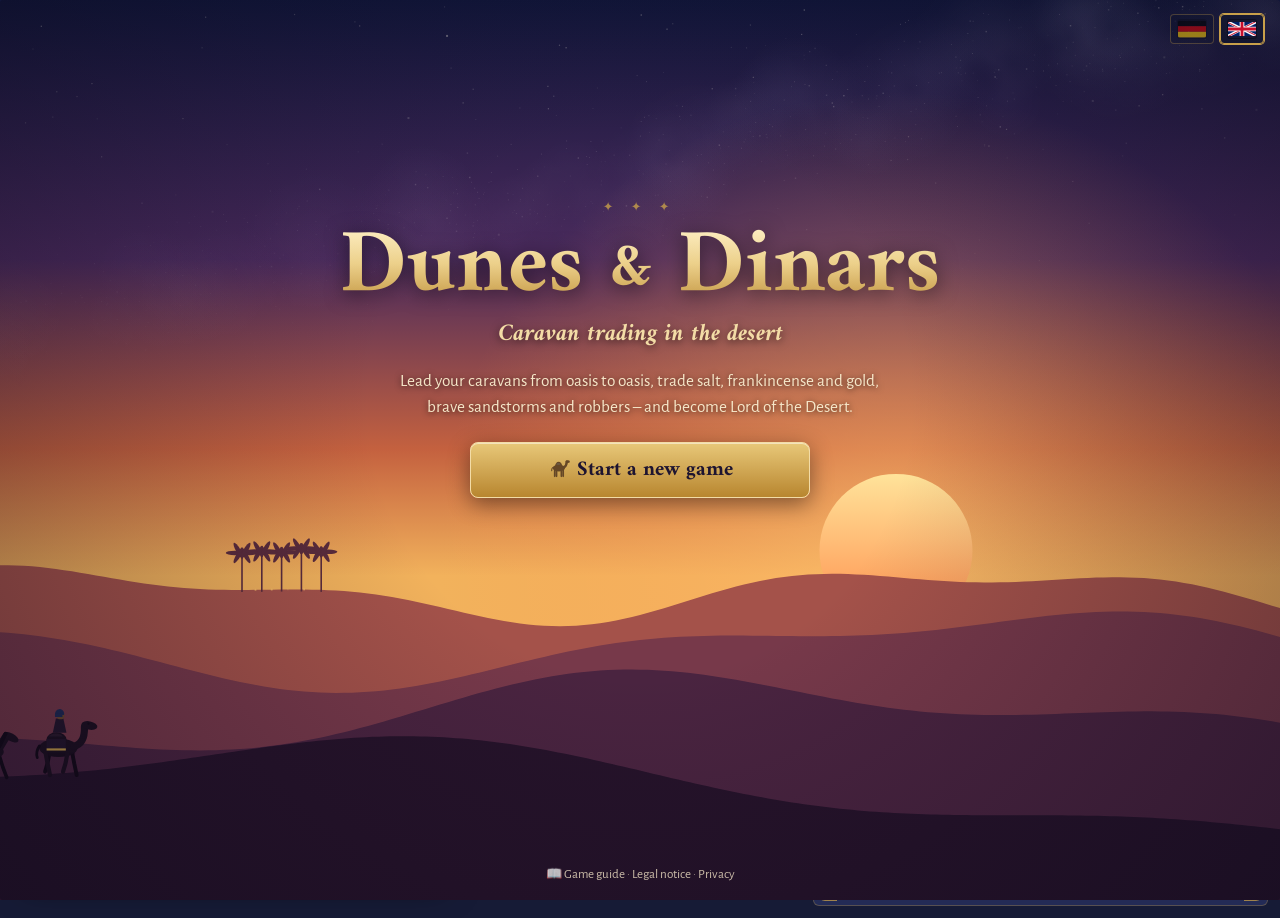
<file: index.html>
<!DOCTYPE html>
<html lang="de">
<head>
<meta charset="UTF-8">
<meta name="viewport" content="width=device-width, initial-scale=1, viewport-fit=cover">
<title>Dünen &amp; Dinare – Karawanenhandel in der Wüste</title>
<!-- Schriften liegen im Ordner fonts/ (siehe style.css) – keine Verbindung zu Google -->
<link rel="stylesheet" href="style.css">
<meta name="theme-color" content="#10142b">
<!-- Als App installierbar: Manifest, Symbole, Vollbild auf dem iPhone -->
<link rel="manifest" href="manifest.webmanifest">
<link rel="icon" type="image/png" sizes="192x192" href="icons/icon-192.png">
<link rel="apple-touch-icon" href="icons/apple-touch-icon.png">
<meta name="apple-mobile-web-app-capable" content="yes">
<meta name="mobile-web-app-capable" content="yes">
<meta name="apple-mobile-web-app-status-bar-style" content="black-translucent">
<meta name="apple-mobile-web-app-title" content="Dünen &amp; Dinare">
</head>
<body>

<header>
  <h1>Dünen &amp; Dinare</h1>
  <div class="anzeige">
    <span class="kasten k-tag wert" id="anzeigeTag"></span>
    <span class="kasten k-uhr wert" id="anzeigeUhr"></span>
    <span class="kasten k-jahr" id="anzeigeJahreszeit"></span>
    <span class="kasten k-gold"><span class="wert" id="anzeigeGold"></span> 🪙</span>
    <span class="kasten k-rang" id="rangKasten">🏅 <span class="wert" id="anzeigeRang"></span></span>
    <span class="wert minus" id="anzeigeSchulden"></span>
  </div>
  <div class="knoepfe">
  <button id="btnStatistik">📊 Statistik</button>
  <button id="btnPause">⏸ Pause</button>
  <button id="btnTempo" title="Tempo">1×</button>
  <button data-tempo="0.5">0,5×</button>
  <button data-tempo="1">1×</button>
  <button data-tempo="1.5">1,5×</button>
  <button data-tempo="3">3×</button>
  <button data-tempo="5">5×</button>
  <button id="btnSprache" class="flaggen-knopf"></button>
  <button id="btnMusik" title="Musik an/aus">🎵</button>
  <button id="btnTon" title="Ton an/aus">🔊</button>
  <button id="btnMenue">☰ Menü</button>
  </div>
</header>

<div id="haupt">
  <div id="links">
    <div id="kartenRahmen">
      <canvas id="karte" width="1350" height="700"></canvas>
      <canvas id="miniKarte" class="aus" aria-label="Mini-Karte"></canvas>
      <div class="zoomKnoepfe">
        <span id="zoomStufe"></span>
        <button id="btnZoomRein" title="Hineinzoomen" aria-label="Hineinzoomen">+</button>
        <button id="btnZoomRaus" title="Herauszoomen" aria-label="Herauszoomen">−</button>
        <button id="btnZoomGanz" title="Ganze Karte" aria-label="Ganze Karte zeigen">⤢</button>
        <button id="btnMini" title="Mini-Karte" aria-label="Mini-Karte an/aus">▣</button>
      </div>
    </div>
    <button id="ticker" type="button"></button>
    <div id="logUnten"></div>
  </div>
  <div id="seite">
    <div id="panelTipp"></div>
    <nav id="reiter"></nav>
    <div class="box" id="panelOase"></div>
    <div class="box" id="panelKarawanen"></div>
    <div class="box" id="panelAuftraege"></div>
    <div class="box" id="panelZiele"></div>
    <div class="box" id="panelHaeuser"></div>
    <div class="box" id="logKasten"><h2 id="logTitel">Ereignisse</h2><div id="log"></div></div>
  </div>
</div>

<!-- Die Startseite ist von Anfang an sichtbar – so sieht man beim Laden nie das leere Spielgerüst.
     Den Inhalt (Knöpfe, Sprache, animierter Himmel) setzt das Spiel ein, sobald alles geladen ist. -->
<div id="startseite" class="offen"><canvas id="startHimmel"></canvas><div class="start-inhalt" id="startInhalt">
  <div class="start-mitte"><div class="start-zier">✦ ✦ ✦</div>
    <h1 class="start-titel">Dünen <span>&amp;</span> Dinare</h1>
    <div class="start-unter">Karawanenhandel in der Wüste</div>
    <div class="start-laedt"><span></span><span></span><span></span></div>
  </div>
</div></div>
<div id="statistik"></div>
<div id="menue"></div>

<!-- Die Spiel-Logik, aufgeteilt nach Themen. Die Reihenfolge ist wichtig:
     spätere Dateien benutzen Dinge, die in früheren angelegt werden. -->
<script src="js/00-sprache.js"></script>
<script src="js/00-symbole.js"></script>
<script src="js/01-grunddaten.js"></script>
<script src="js/02-hilfsfunktionen.js"></script>
<script src="js/03-wirtschaft.js"></script>
<script src="js/04-spielstand.js"></script>
<script src="js/05-tageswechsel.js"></script>
<script src="js/06-zufallsereignisse.js"></script>
<script src="js/07-raeuber-auftraege.js"></script>
<script src="js/08-finanzen.js"></script>
<script src="js/09-lebendige-wueste.js"></script>
<script src="js/10-ziele-statistik.js"></script>
<script src="js/11-menue-einfuehrung.js"></script>
<script src="js/12-jahreszeiten-ton.js"></script>
<script src="js/13-kueste-diplomatie.js"></script>
<script src="js/14-bewegung.js"></script>
<script src="js/15-aktionen.js"></script>
<script src="js/16-gebaeude-routen.js"></script>
<script src="js/17-seitenleiste.js"></script>
<script src="js/18-karte.js"></script>
<script src="js/19-abenteuer.js"></script>
<script src="js/20-soeldner.js"></script>
<script src="js/22-pluenderer.js"></script>
<script src="js/23-errungenschaften.js"></script>
<script src="js/24-sieg.js"></script>
<script src="js/25-musik.js"></script>
<script src="js/26-effekte.js"></script>
<script src="js/27-zufallskarte.js"></script>
<script src="js/28-talente-ausruestung.js"></script>
<script src="js/29-entscheidungen.js"></script>
<script src="js/30-berater.js"></script>
<script src="js/31-hilfe-tasten.js"></script>
<script src="js/32-benachrichtigungen.js"></script>
<script src="js/33-app.js"></script>
<script src="js/34-welt.js"></script>
<script src="js/35-familie.js"></script>
  <script src="js/36-landschaft.js"></script>
  <script src="js/37-leben.js"></script>
  <script src="js/38-komfort.js"></script>
  <script src="js/39-zucht-spaeher.js"></script>
  <script src="js/40-atmosphaere.js"></script>
<script src="js/21-steuerung.js"></script>   <!-- startet das Spiel, darum als Letztes -->
</body>
</html>
</file>
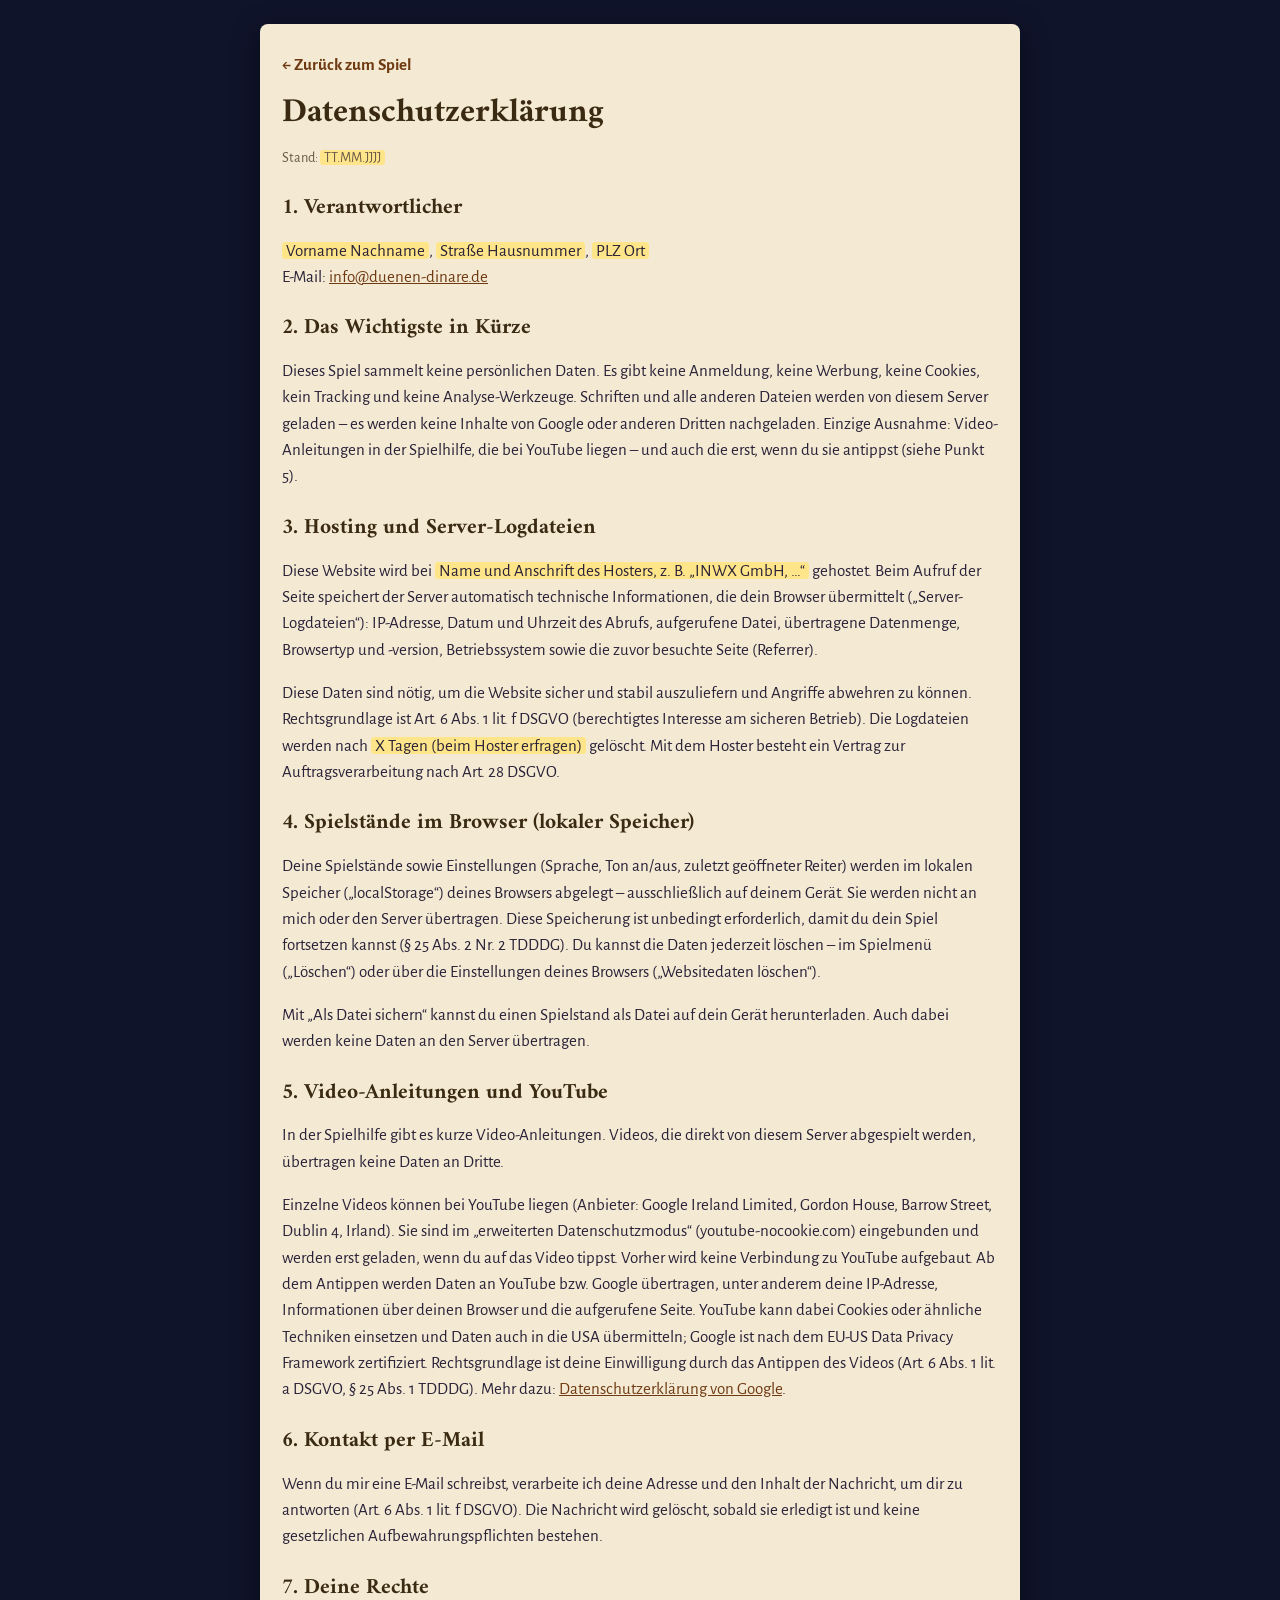
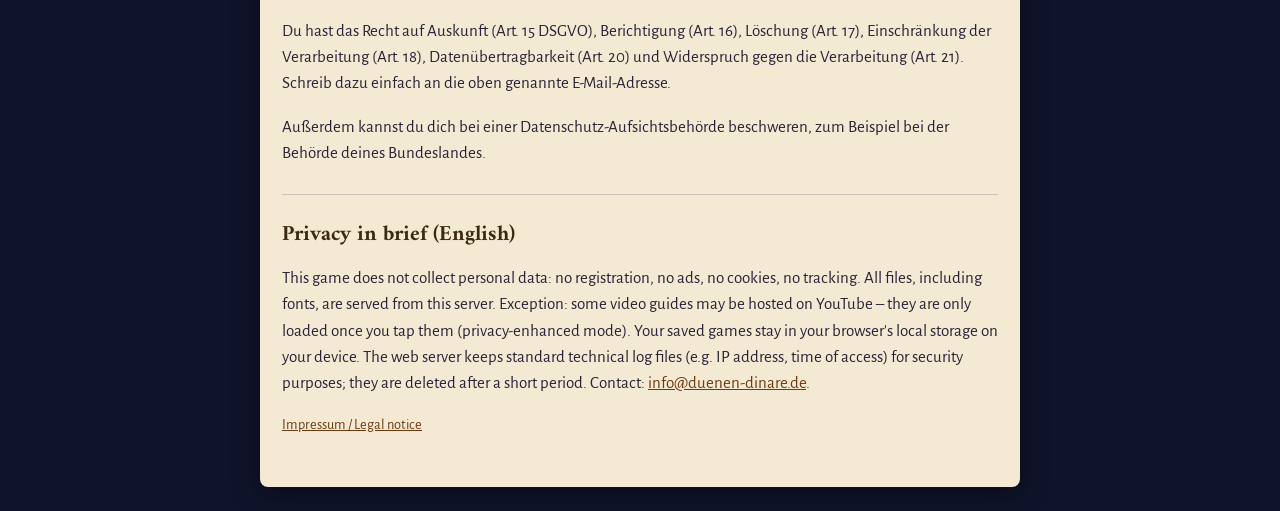
<file: datenschutz.html>
<!DOCTYPE html>
<html lang="de">
<head>
<meta charset="UTF-8">
<meta name="viewport" content="width=device-width, initial-scale=1">
<title>Datenschutz – Dünen &amp; Dinare</title>
<meta name="robots" content="noindex">
<link rel="stylesheet" href="seiten.css">
</head>
<body>
<main>
  <a class="zurueck" href="index.html">← Zurück zum Spiel</a>
  <h1>Datenschutzerklärung</h1>
  <p class="klein">Stand: <span class="luecke">TT.MM.JJJJ</span></p>

  <!-- Die gelb markierten Stellen mit deinen Daten ersetzen. -->
  <h2>1. Verantwortlicher</h2>
  <p>
    <span class="luecke">Vorname Nachname</span>, <span class="luecke">Straße Hausnummer</span>, <span class="luecke">PLZ Ort</span><br>
    E-Mail: <a href="mailto:info@duenen-dinare.de">info@duenen-dinare.de</a>
  </p>

  <h2>2. Das Wichtigste in Kürze</h2>
  <p>Dieses Spiel sammelt keine persönlichen Daten. Es gibt keine Anmeldung, keine Werbung, keine Cookies,
     kein Tracking und keine Analyse-Werkzeuge. Schriften und alle anderen Dateien werden von diesem Server
     geladen – es werden keine Inhalte von Google oder anderen Dritten nachgeladen. Einzige Ausnahme: Video-Anleitungen
     in der Spielhilfe, die bei YouTube liegen – und auch die erst, wenn du sie antippst (siehe Punkt 5).</p>

  <h2>3. Hosting und Server-Logdateien</h2>
  <p>Diese Website wird bei <span class="luecke">Name und Anschrift des Hosters, z. B. „INWX GmbH, …“</span> gehostet.
     Beim Aufruf der Seite speichert der Server automatisch technische Informationen, die dein Browser übermittelt
     („Server-Logdateien“): IP-Adresse, Datum und Uhrzeit des Abrufs, aufgerufene Datei, übertragene Datenmenge,
     Browsertyp und -version, Betriebssystem sowie die zuvor besuchte Seite (Referrer).</p>
  <p>Diese Daten sind nötig, um die Website sicher und stabil auszuliefern und Angriffe abwehren zu können.
     Rechtsgrundlage ist Art. 6 Abs. 1 lit. f DSGVO (berechtigtes Interesse am sicheren Betrieb).
     Die Logdateien werden nach <span class="luecke">X Tagen (beim Hoster erfragen)</span> gelöscht.
     Mit dem Hoster besteht ein Vertrag zur Auftragsverarbeitung nach Art. 28 DSGVO.</p>

  <h2>4. Spielstände im Browser (lokaler Speicher)</h2>
  <p>Deine Spielstände sowie Einstellungen (Sprache, Ton an/aus, zuletzt geöffneter Reiter) werden im lokalen Speicher („localStorage“) deines Browsers
     abgelegt – ausschließlich auf deinem Gerät. Sie werden nicht an mich oder den Server übertragen.
     Diese Speicherung ist unbedingt erforderlich, damit du dein Spiel fortsetzen kannst
     (§ 25 Abs. 2 Nr. 2 TDDDG). Du kannst die Daten jederzeit löschen – im Spielmenü („Löschen“) oder über
     die Einstellungen deines Browsers („Websitedaten löschen“).</p>
  <p>Mit „Als Datei sichern“ kannst du einen Spielstand als Datei auf dein Gerät herunterladen. Auch dabei
     werden keine Daten an den Server übertragen.</p>

  <h2 id="videos">5. Video-Anleitungen und YouTube</h2>
  <p>In der Spielhilfe gibt es kurze Video-Anleitungen. Videos, die direkt von diesem Server abgespielt werden,
     übertragen keine Daten an Dritte.</p>
  <p>Einzelne Videos können bei YouTube liegen (Anbieter: Google Ireland Limited, Gordon House, Barrow Street,
     Dublin 4, Irland). Sie sind im „erweiterten Datenschutzmodus“ (youtube-nocookie.com) eingebunden und werden
     erst geladen, wenn du auf das Video tippst. Vorher wird keine Verbindung zu YouTube aufgebaut.
     Ab dem Antippen werden Daten an YouTube bzw. Google übertragen, unter anderem deine IP-Adresse,
     Informationen über deinen Browser und die aufgerufene Seite. YouTube kann dabei Cookies oder ähnliche
     Techniken einsetzen und Daten auch in die USA übermitteln; Google ist nach dem EU-US Data Privacy Framework
     zertifiziert. Rechtsgrundlage ist deine Einwilligung durch das Antippen des Videos
     (Art. 6 Abs. 1 lit. a DSGVO, § 25 Abs. 1 TDDDG). Mehr dazu:
     <a href="https://policies.google.com/privacy" target="_blank" rel="noopener">Datenschutzerklärung von Google</a>.</p>

  <h2>6. Kontakt per E-Mail</h2>
  <p>Wenn du mir eine E-Mail schreibst, verarbeite ich deine Adresse und den Inhalt der Nachricht, um dir zu antworten
     (Art. 6 Abs. 1 lit. f DSGVO). Die Nachricht wird gelöscht, sobald sie erledigt ist und keine gesetzlichen
     Aufbewahrungspflichten bestehen.</p>

  <h2>7. Deine Rechte</h2>
  <p>Du hast das Recht auf Auskunft (Art. 15 DSGVO), Berichtigung (Art. 16), Löschung (Art. 17),
     Einschränkung der Verarbeitung (Art. 18), Datenübertragbarkeit (Art. 20) und Widerspruch gegen die
     Verarbeitung (Art. 21). Schreib dazu einfach an die oben genannte E-Mail-Adresse.</p>
  <p>Außerdem kannst du dich bei einer Datenschutz-Aufsichtsbehörde beschweren, zum Beispiel bei der Behörde
     deines Bundeslandes.</p>

  <hr>
  <h2 lang="en">Privacy in brief (English)</h2>
  <p lang="en">This game does not collect personal data: no registration, no ads, no cookies, no tracking. All files,
     including fonts, are served from this server. Exception: some video guides may be hosted on YouTube –
     they are only loaded once you tap them (privacy-enhanced mode). Your saved games stay in your browser's local storage on your device.
     The web server keeps standard technical log files (e.g. IP address, time of access) for security purposes;
     they are deleted after a short period. Contact: <a href="mailto:info@duenen-dinare.de">info@duenen-dinare.de</a>.</p>
  <p class="klein"><a href="impressum.html">Impressum / Legal notice</a></p>
</main>
</body>
</html>
</file>
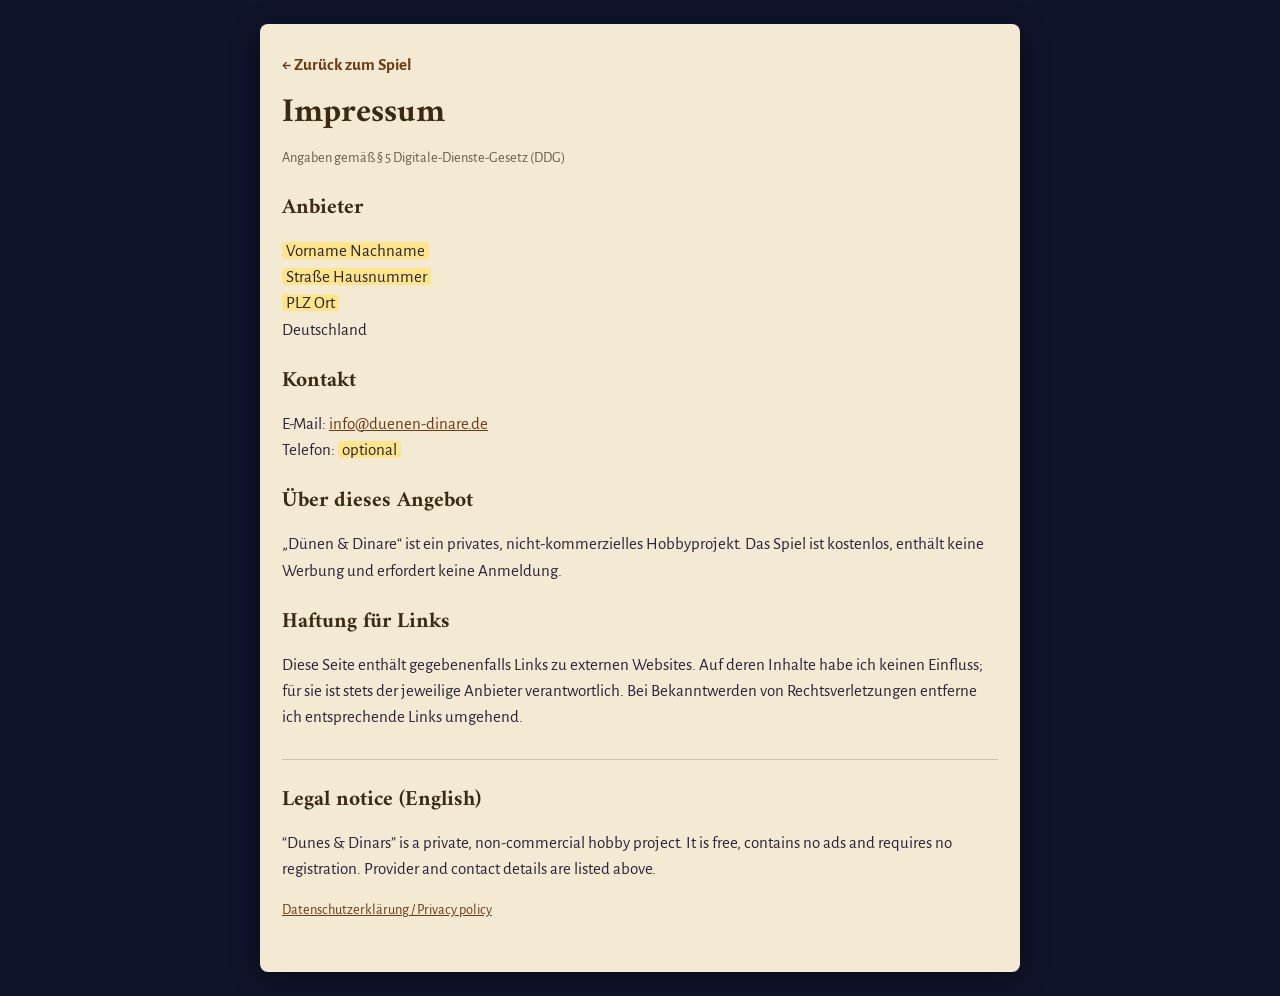
<file: impressum.html>
<!DOCTYPE html>
<html lang="de">
<head>
<meta charset="UTF-8">
<meta name="viewport" content="width=device-width, initial-scale=1">
<title>Impressum – Dünen &amp; Dinare</title>
<meta name="robots" content="noindex">
<link rel="stylesheet" href="seiten.css">
</head>
<body>
<main>
  <a class="zurueck" href="index.html">← Zurück zum Spiel</a>
  <h1>Impressum</h1>
  <p class="klein">Angaben gemäß § 5 Digitale-Dienste-Gesetz (DDG)</p>

  <!-- ===== HIER DEINE DATEN EINTRAGEN – die gelb markierten Stellen ersetzen
       (und danach die <span class="luecke">…</span>-Markierung entfernen). ===== -->
  <h2>Anbieter</h2>
  <p>
    <span class="luecke">Vorname Nachname</span><br>
    <span class="luecke">Straße Hausnummer</span><br>
    <span class="luecke">PLZ Ort</span><br>
    Deutschland
  </p>

  <h2>Kontakt</h2>
  <p>
    E-Mail: <a href="mailto:info@duenen-dinare.de">info@duenen-dinare.de</a><br>
    <!-- Telefon ist freiwillig – die Zeile kannst du löschen, wenn du keine Nummer angeben möchtest -->
    Telefon: <span class="luecke">optional</span>
  </p>

  <h2>Über dieses Angebot</h2>
  <p>„Dünen &amp; Dinare“ ist ein privates, nicht-kommerzielles Hobbyprojekt. Das Spiel ist kostenlos,
     enthält keine Werbung und erfordert keine Anmeldung.</p>

  <h2>Haftung für Links</h2>
  <p>Diese Seite enthält gegebenenfalls Links zu externen Websites. Auf deren Inhalte habe ich keinen Einfluss;
     für sie ist stets der jeweilige Anbieter verantwortlich. Bei Bekanntwerden von Rechtsverletzungen
     entferne ich entsprechende Links umgehend.</p>

  <hr>
  <h2 lang="en">Legal notice (English)</h2>
  <p lang="en">“Dunes &amp; Dinars” is a private, non-commercial hobby project. It is free, contains no ads and requires no registration.
     Provider and contact details are listed above.</p>
  <p class="klein"><a href="datenschutz.html">Datenschutzerklärung / Privacy policy</a></p>
</main>
</body>
</html>
</file>
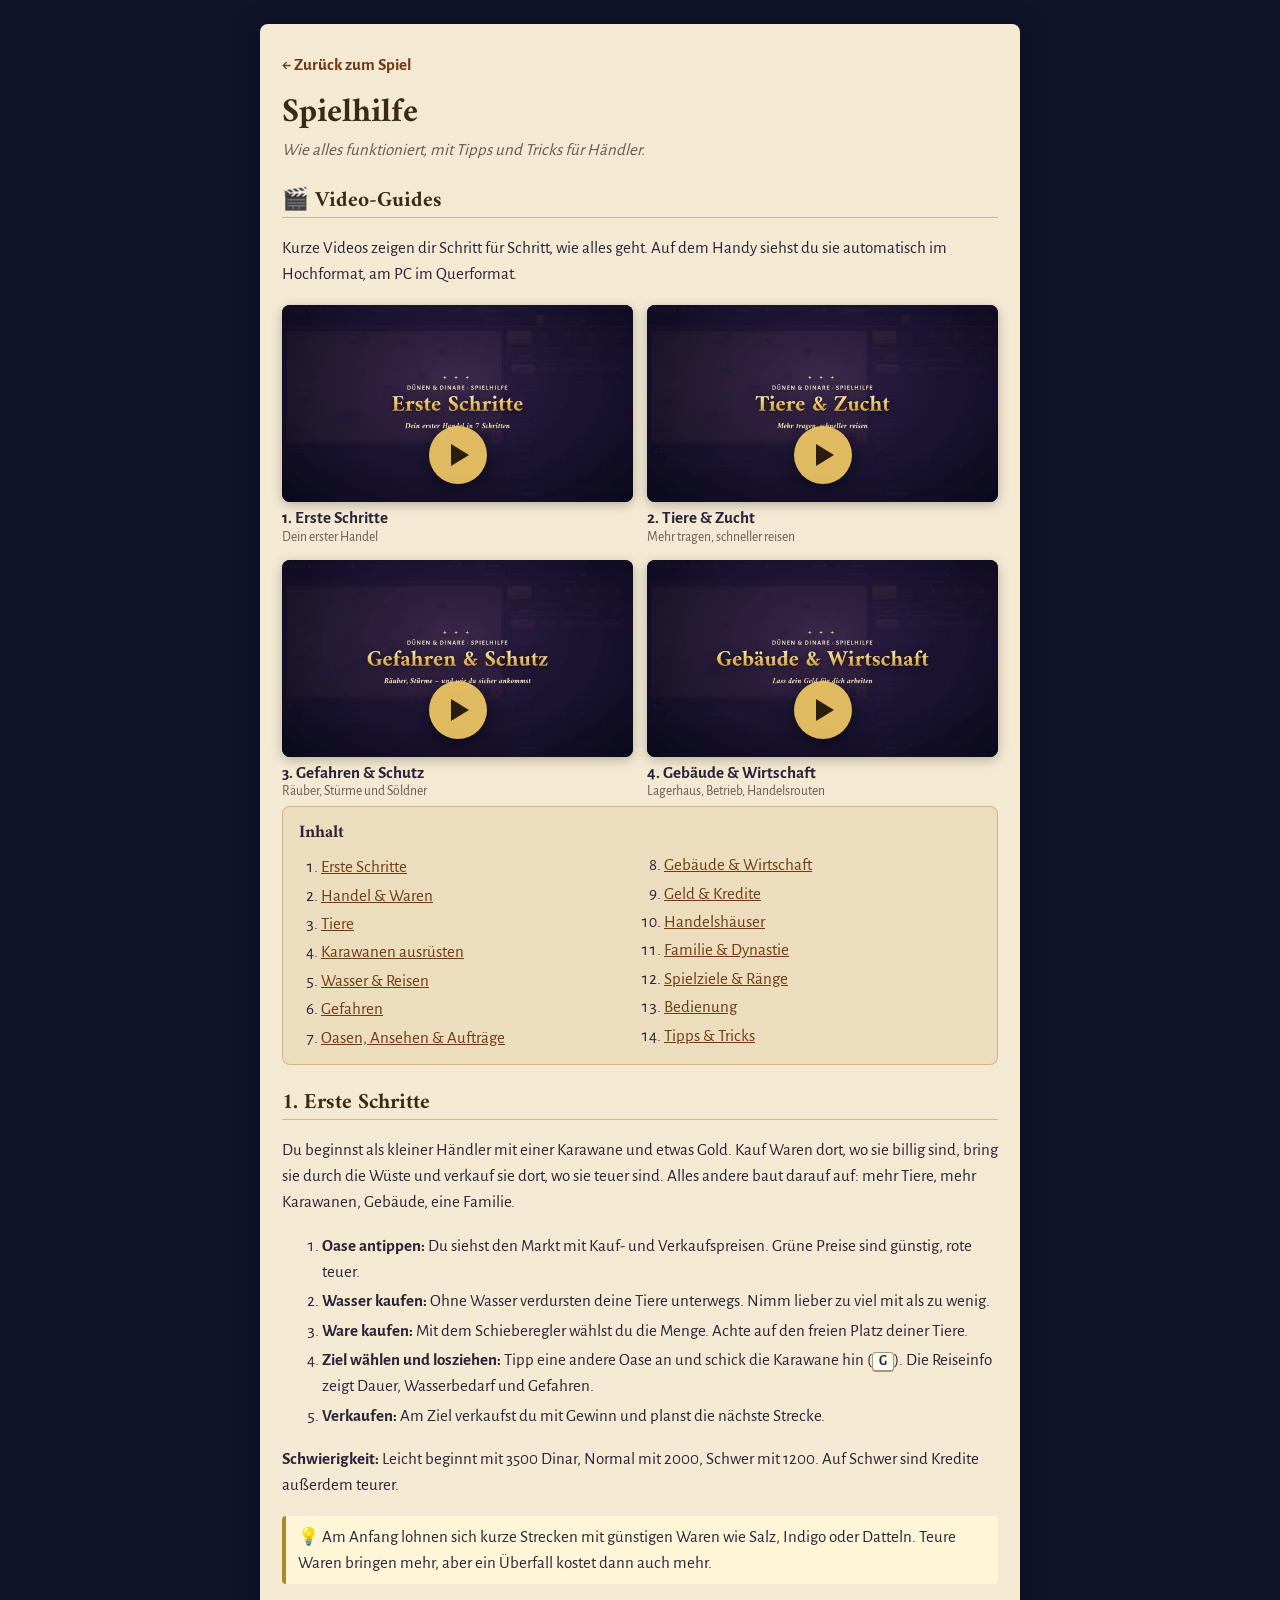
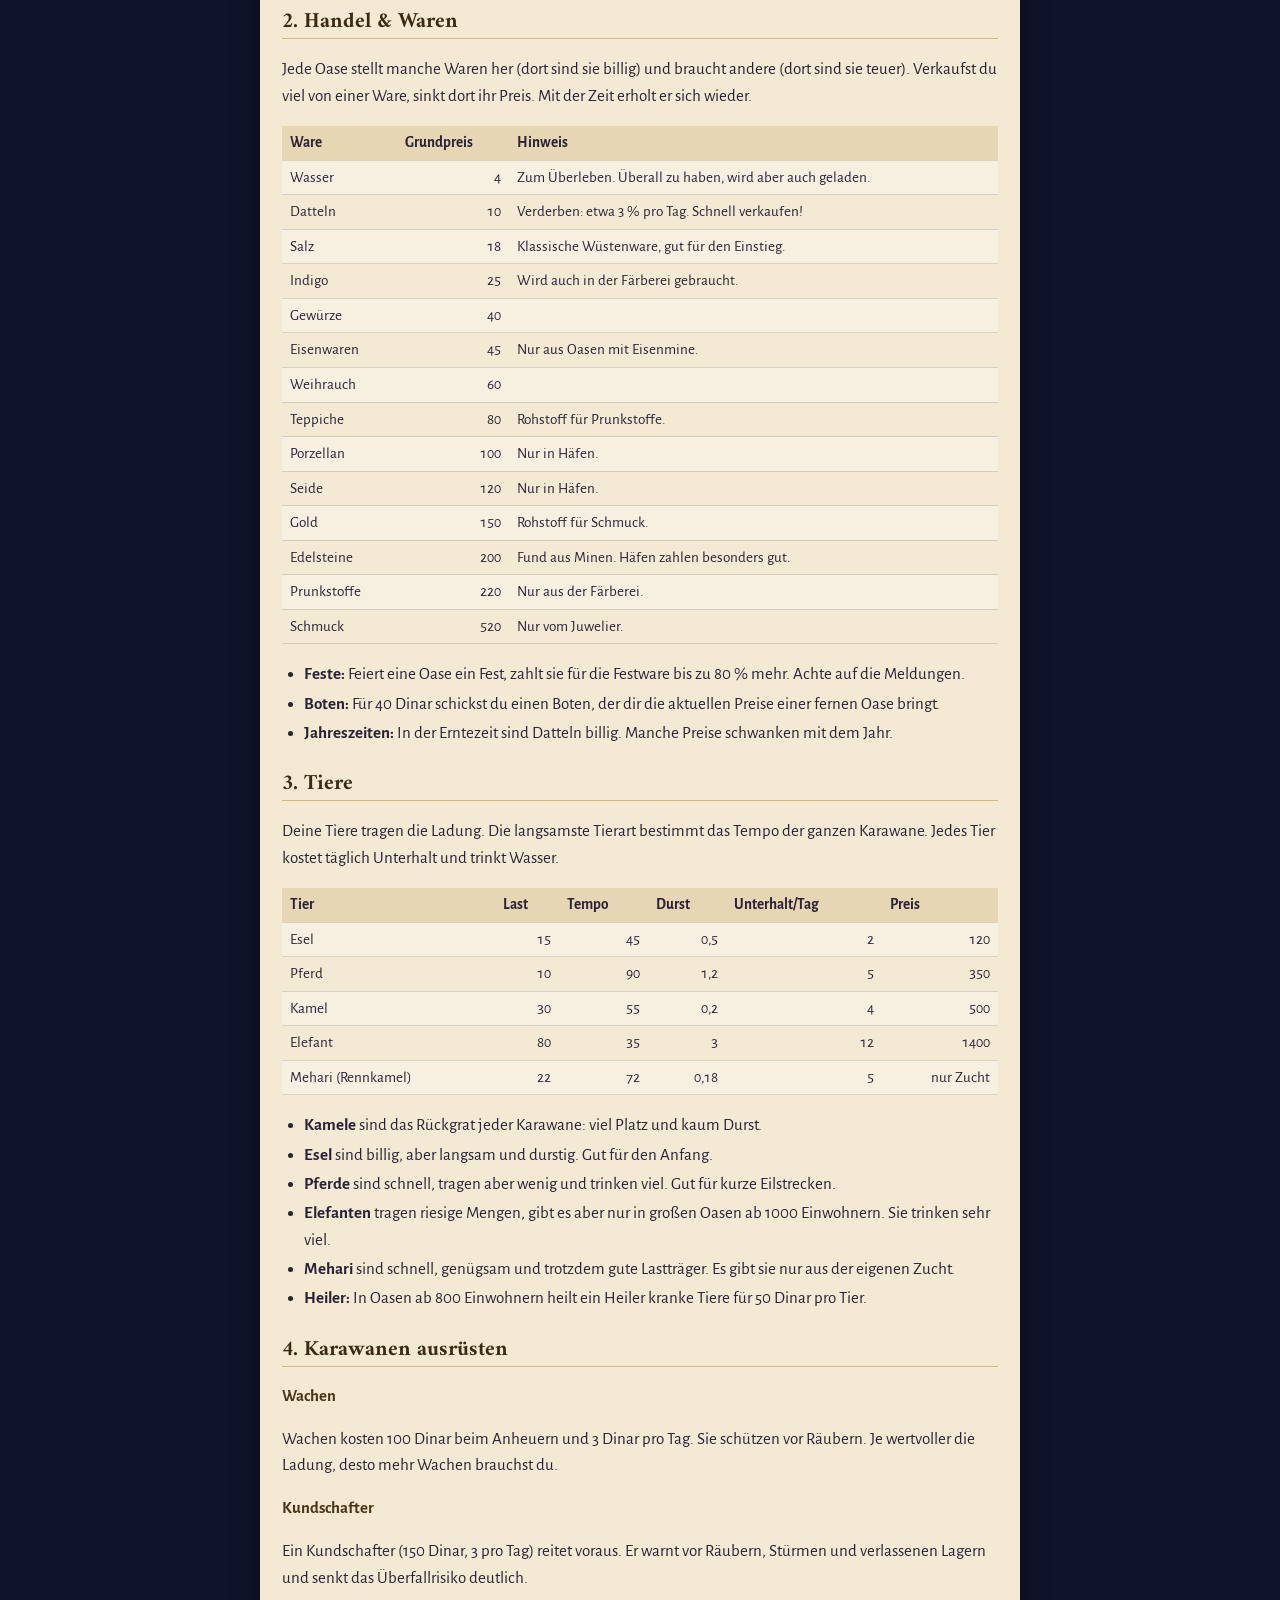
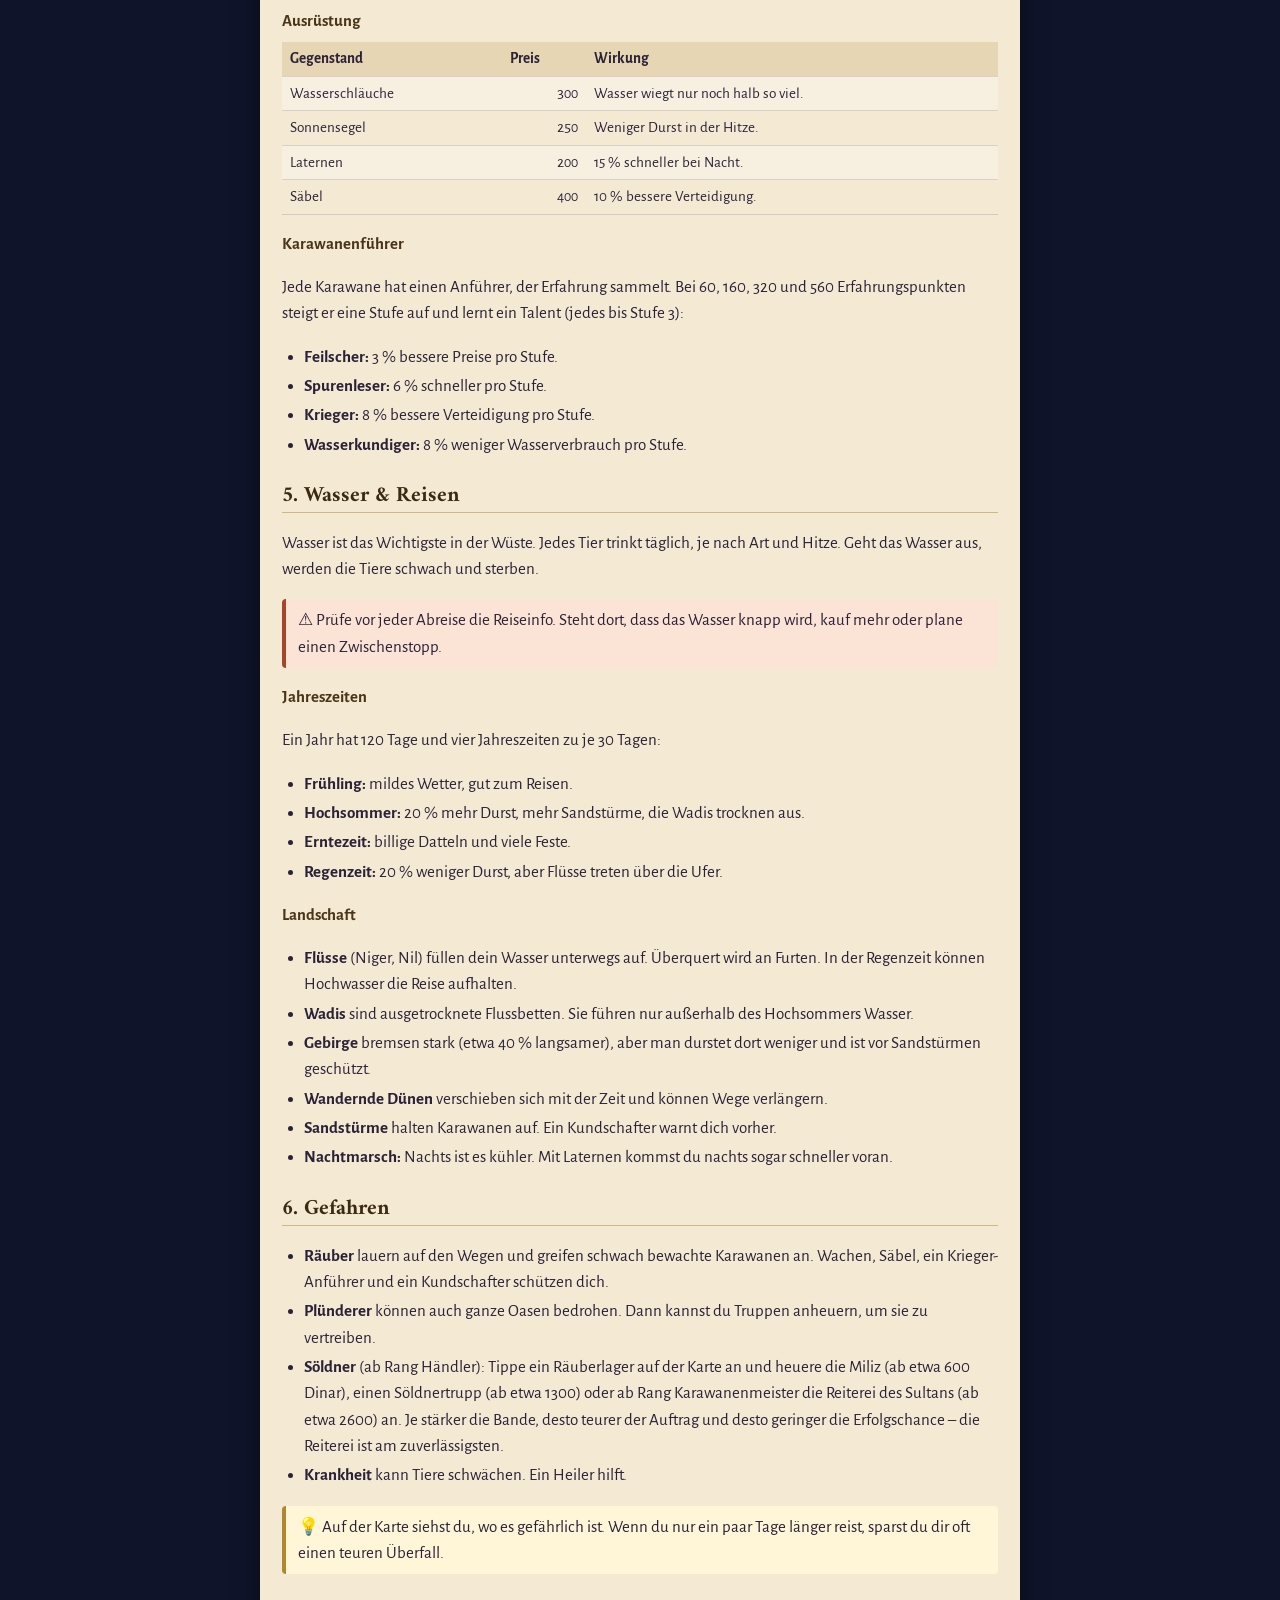
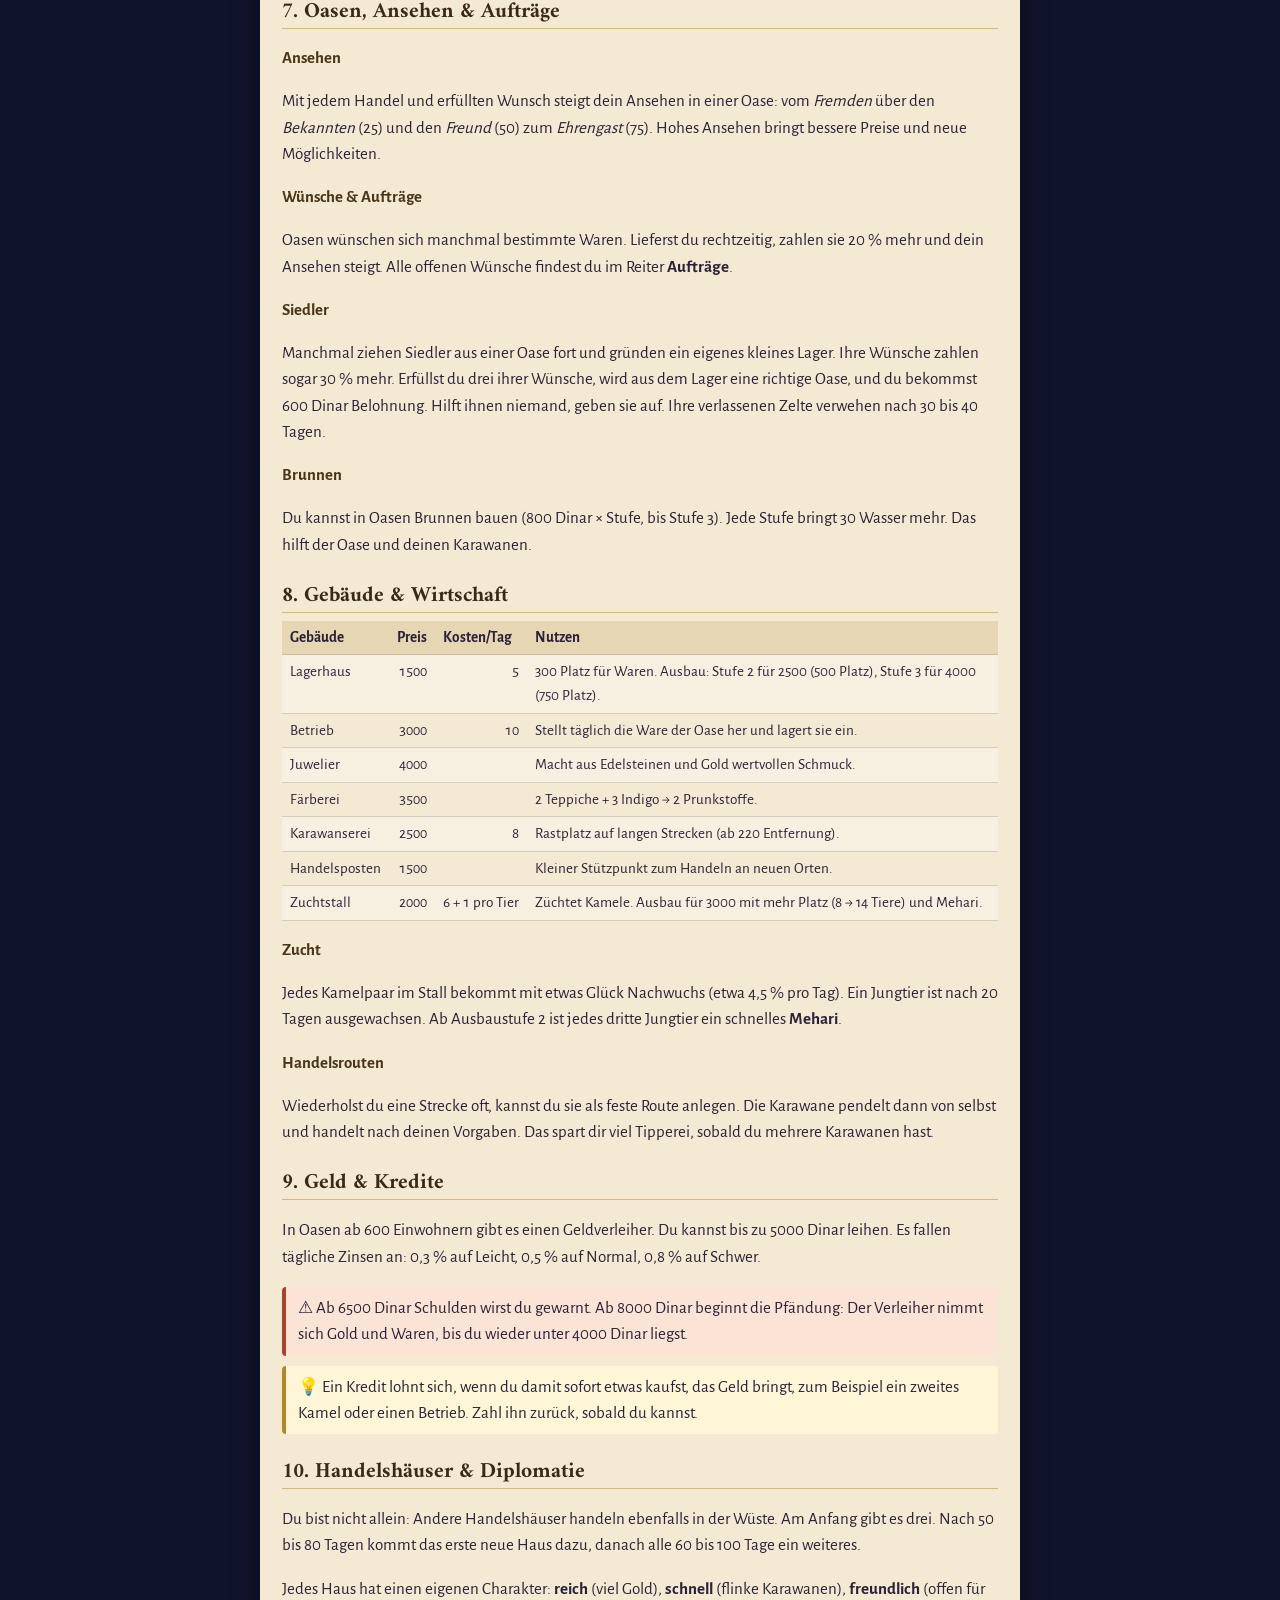
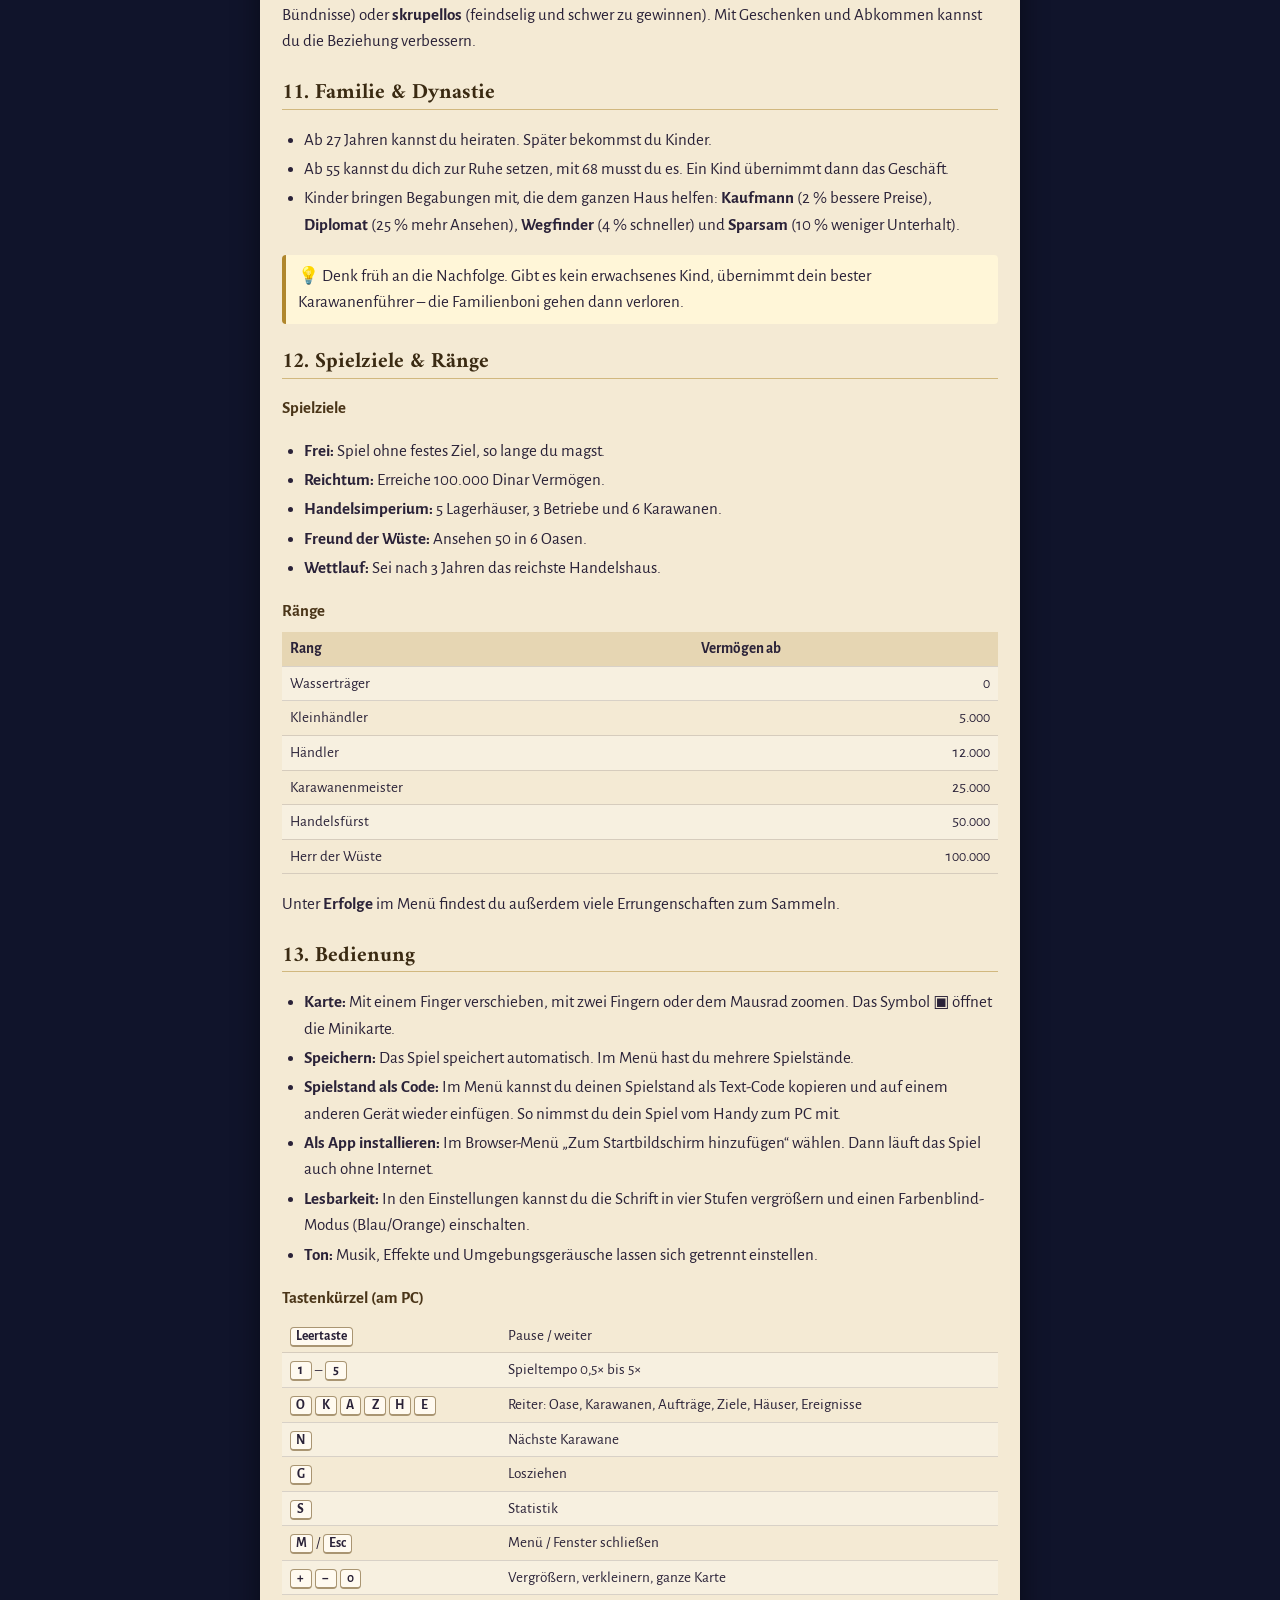
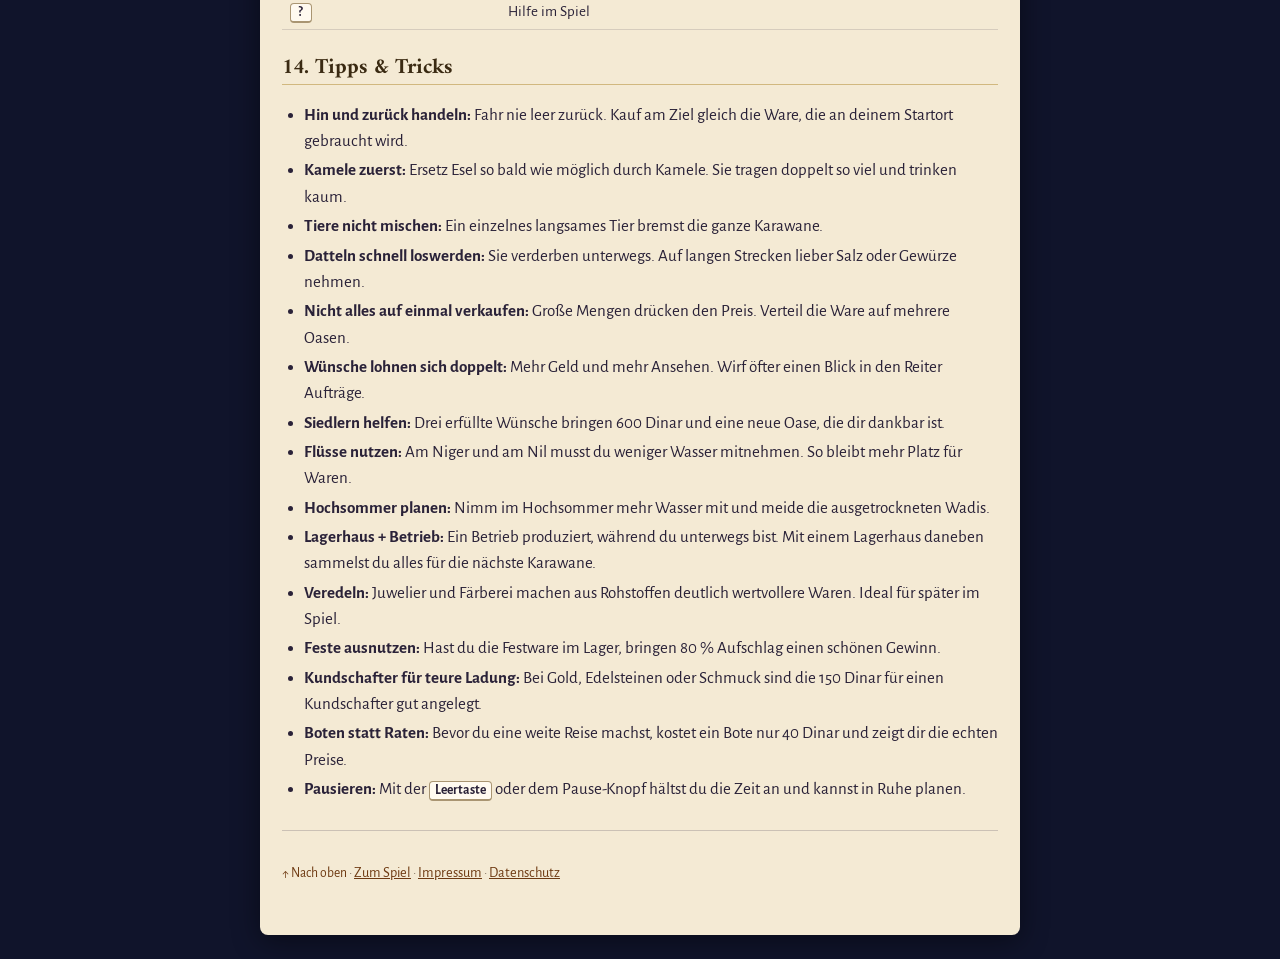
<file: wiki.html>
<!DOCTYPE html>
<html lang="de">
<head>
<meta charset="utf-8">
<meta name="viewport" content="width=device-width, initial-scale=1">
<title>Spielhilfe – Dünen &amp; Dinare</title>
<meta name="description" content="Spielhilfe zu Dünen & Dinare: wie alles funktioniert, mit Tipps und Tricks.">
<link rel="stylesheet" href="seiten.css">
<style>
  .untertitel { margin: 0 0 18px; color: #6b5a48; font-style: italic; }
  nav.inhalt { background: rgba(176,135,45,.12); border: 1px solid rgba(176,135,45,.45); border-radius: 8px; padding: 12px 16px; margin: 6px 0 10px; }
  nav.inhalt b { font-family: 'Amiri', Georgia, serif; font-size: 1.1rem; }
  nav.inhalt ol { margin: 6px 0 0; padding-left: 22px; columns: 2; column-gap: 26px; }
  nav.inhalt li { margin: 2px 0; break-inside: avoid; }
  @media (max-width: 520px) { nav.inhalt ol { columns: 1; } }
  h2 { border-bottom: 1px solid rgba(176,135,45,.5); padding-bottom: 3px; scroll-margin-top: 12px; }
  h3 { font-size: 1.05rem; margin: 16px 0 4px; color: #4a3518; }
  p, li { overflow-wrap: anywhere; }
  ul { padding-left: 22px; }
  li { margin: 3px 0; }
  .tabelle { overflow-x: auto; margin: 8px 0 12px; -webkit-overflow-scrolling: touch; }
  table { border-collapse: collapse; width: 100%; font-size: .95rem; }
  th, td { text-align: left; padding: 5px 8px; border-bottom: 1px solid rgba(42,34,56,.15); vertical-align: top; }
  th { background: rgba(176,135,45,.2); font-weight: 700; white-space: nowrap; }
  td.z { text-align: right; white-space: nowrap; font-variant-numeric: tabular-nums; }
  tr:nth-child(even) td { background: rgba(255,255,255,.28); }
  .tipp { background: #fff6d8; border-left: 4px solid var(--messing); border-radius: 4px; padding: 8px 12px; margin: 10px 0; }
  .tipp::before { content: '💡 '; }
  .warn { background: #fbe3d6; border-left: 4px solid #a6452a; border-radius: 4px; padding: 8px 12px; margin: 10px 0; }
  .warn::before { content: '⚠️ '; }
  kbd { display: inline-block; min-width: 1.6em; text-align: center; padding: 0 5px; border: 1px solid #a99572; border-bottom-width: 2px; border-radius: 4px; background: #fffaf0; font: 700 .85rem 'Alegreya Sans', sans-serif; }
  .oben { display: inline-block; margin-top: 4px; font-size: .85rem; text-decoration: none; }
  /* Video-Guides */
  .videos { display: grid; gap: 14px; margin: 10px 0 6px; grid-template-columns: repeat(2, minmax(0, 1fr)); }
  .videos.hoch { grid-template-columns: repeat(2, minmax(0, 1fr)); }
  @media (max-width: 520px) { .videos.quer { grid-template-columns: 1fr; } }
  .video { margin: 0; }
  .video .bild { position: relative; display: block; width: 100%; padding: 0; border: 0; border-radius: 8px; overflow: hidden;
    background: #1b1530; cursor: pointer; box-shadow: 0 3px 12px rgba(0,0,0,.25); }
  .videos.quer .bild { aspect-ratio: 16 / 9; } .videos.hoch .bild { aspect-ratio: 9 / 16; }
  .video .bild img, .video .bild video, .video .bild iframe { position: absolute; inset: 0; width: 100%; height: 100%; border: 0; object-fit: cover; }
  .video .knopf { position: absolute; left: 50%; top: 76%; width: 58px; height: 58px; margin: -29px 0 0 -29px; border-radius: 50%;
    background: rgba(240,200,100,.92); box-shadow: 0 4px 16px rgba(0,0,0,.45); display: flex; align-items: center; justify-content: center; }
  .video .knopf::after { content: ''; margin-left: 5px; border-style: solid; border-width: 11px 0 11px 18px; border-color: transparent transparent transparent #2a1d0c; }
  .video .bild:hover .knopf, .video .bild:focus-visible .knopf { transform: scale(1.08); }
  .video figcaption { margin-top: 5px; font-weight: 700; line-height: 1.25; }
  .video figcaption span { display: block; font-weight: 400; font-size: .85rem; color: #6b5a48; }
  .yt-hinweis { font-size: .82rem; color: #6b5a48; margin: 4px 0 0; }
</style>
</head>
<body>
<main>
<a class="zurueck" href="index.html">← Zurück zum Spiel</a>
<h1>Spielhilfe</h1>
<p class="untertitel">Wie alles funktioniert, mit Tipps und Tricks für Händler.</p>

<h2 id="videos">🎬 Video-Guides</h2>
<p>Kurze Videos zeigen dir Schritt für Schritt, wie alles geht. Auf dem Handy siehst du sie automatisch im Hochformat, am PC im Querformat.</p>
<div class="videos" id="videoListe"></div>
<p class="yt-hinweis" id="ytHinweis" hidden>Einige Videos werden von YouTube abgespielt. YouTube wird erst geladen, wenn du auf ein Video tippst – mehr dazu im <a href="datenschutz.html#videos">Datenschutz</a>.</p>
<noscript><p class="klein">Die Videos brauchen JavaScript.</p></noscript>

<nav class="inhalt" id="inhalt">
  <b>Inhalt</b>
  <ol>
    <li><a href="#start">Erste Schritte</a></li>
    <li><a href="#waren">Handel &amp; Waren</a></li>
    <li><a href="#tiere">Tiere</a></li>
    <li><a href="#karawanen">Karawanen ausrüsten</a></li>
    <li><a href="#reisen">Wasser &amp; Reisen</a></li>
    <li><a href="#gefahren">Gefahren</a></li>
    <li><a href="#oasen">Oasen, Ansehen &amp; Aufträge</a></li>
    <li><a href="#gebaeude">Gebäude &amp; Wirtschaft</a></li>
    <li><a href="#geld">Geld &amp; Kredite</a></li>
    <li><a href="#haeuser">Handelshäuser</a></li>
    <li><a href="#familie">Familie &amp; Dynastie</a></li>
    <li><a href="#ziele">Spielziele &amp; Ränge</a></li>
    <li><a href="#bedienung">Bedienung</a></li>
    <li><a href="#tipps">Tipps &amp; Tricks</a></li>
  </ol>
</nav>

<h2 id="start">1. Erste Schritte</h2>
<p>Du beginnst als kleiner Händler mit einer Karawane und etwas Gold. Kauf Waren dort, wo sie billig sind, bring sie durch die Wüste und verkauf sie dort, wo sie teuer sind. Alles andere baut darauf auf: mehr Tiere, mehr Karawanen, Gebäude, eine Familie.</p>
<ol>
  <li><b>Oase antippen:</b> Du siehst den Markt mit Kauf- und Verkaufspreisen. Grüne Preise sind günstig, rote teuer.</li>
  <li><b>Wasser kaufen:</b> Ohne Wasser verdursten deine Tiere unterwegs. Nimm lieber zu viel mit als zu wenig.</li>
  <li><b>Ware kaufen:</b> Mit dem Schieberegler wählst du die Menge. Achte auf den freien Platz deiner Tiere.</li>
  <li><b>Ziel wählen und losziehen:</b> Tipp eine andere Oase an und schick die Karawane hin (<kbd>G</kbd>). Die Reiseinfo zeigt Dauer, Wasserbedarf und Gefahren.</li>
  <li><b>Verkaufen:</b> Am Ziel verkaufst du mit Gewinn und planst die nächste Strecke.</li>
</ol>
<p><b>Schwierigkeit:</b> Leicht beginnt mit 3500 Dinar, Normal mit 2000, Schwer mit 1200. Auf Schwer sind Kredite außerdem teurer.</p>
<div class="tipp">Am Anfang lohnen sich kurze Strecken mit günstigen Waren wie Salz, Indigo oder Datteln. Teure Waren bringen mehr, aber ein Überfall kostet dann auch mehr.</div>

<h2 id="waren">2. Handel &amp; Waren</h2>
<p>Jede Oase stellt manche Waren her (dort sind sie billig) und braucht andere (dort sind sie teuer). Verkaufst du viel von einer Ware, sinkt dort ihr Preis. Mit der Zeit erholt er sich wieder.</p>
<div class="tabelle"><table>
  <tr><th>Ware</th><th>Grundpreis</th><th>Hinweis</th></tr>
  <tr><td>Wasser</td><td class="z">4</td><td>Zum Überleben. Überall zu haben, wird aber auch geladen.</td></tr>
  <tr><td>Datteln</td><td class="z">10</td><td>Verderben: etwa 3 % pro Tag. Schnell verkaufen!</td></tr>
  <tr><td>Salz</td><td class="z">18</td><td>Klassische Wüstenware, gut für den Einstieg.</td></tr>
  <tr><td>Indigo</td><td class="z">25</td><td>Wird auch in der Färberei gebraucht.</td></tr>
  <tr><td>Gewürze</td><td class="z">40</td><td></td></tr>
  <tr><td>Eisenwaren</td><td class="z">45</td><td>Nur aus Oasen mit Eisenmine.</td></tr>
  <tr><td>Weihrauch</td><td class="z">60</td><td></td></tr>
  <tr><td>Teppiche</td><td class="z">80</td><td>Rohstoff für Prunkstoffe.</td></tr>
  <tr><td>Porzellan</td><td class="z">100</td><td>Nur in Häfen.</td></tr>
  <tr><td>Seide</td><td class="z">120</td><td>Nur in Häfen.</td></tr>
  <tr><td>Gold</td><td class="z">150</td><td>Rohstoff für Schmuck.</td></tr>
  <tr><td>Edelsteine</td><td class="z">200</td><td>Fund aus Minen. Häfen zahlen besonders gut.</td></tr>
  <tr><td>Prunkstoffe</td><td class="z">220</td><td>Nur aus der Färberei.</td></tr>
  <tr><td>Schmuck</td><td class="z">520</td><td>Nur vom Juwelier.</td></tr>
</table></div>
<ul>
  <li><b>Feste:</b> Feiert eine Oase ein Fest, zahlt sie für die Festware bis zu 80 % mehr. Achte auf die Meldungen.</li>
  <li><b>Boten:</b> Für 40 Dinar schickst du einen Boten, der dir die aktuellen Preise einer fernen Oase bringt.</li>
  <li><b>Jahreszeiten:</b> In der Erntezeit sind Datteln billig. Manche Preise schwanken mit dem Jahr.</li>
</ul>

<h2 id="tiere">3. Tiere</h2>
<p>Deine Tiere tragen die Ladung. Die langsamste Tierart bestimmt das Tempo der ganzen Karawane. Jedes Tier kostet täglich Unterhalt und trinkt Wasser.</p>
<div class="tabelle"><table>
  <tr><th>Tier</th><th>Last</th><th>Tempo</th><th>Durst</th><th>Unterhalt/Tag</th><th>Preis</th></tr>
  <tr><td>Esel</td><td class="z">15</td><td class="z">45</td><td class="z">0,5</td><td class="z">2</td><td class="z">120</td></tr>
  <tr><td>Pferd</td><td class="z">10</td><td class="z">90</td><td class="z">1,2</td><td class="z">5</td><td class="z">350</td></tr>
  <tr><td>Kamel</td><td class="z">30</td><td class="z">55</td><td class="z">0,2</td><td class="z">4</td><td class="z">500</td></tr>
  <tr><td>Elefant</td><td class="z">80</td><td class="z">35</td><td class="z">3</td><td class="z">12</td><td class="z">1400</td></tr>
  <tr><td>Mehari (Rennkamel)</td><td class="z">22</td><td class="z">72</td><td class="z">0,18</td><td class="z">5</td><td class="z">nur Zucht</td></tr>
</table></div>
<ul>
  <li><b>Kamele</b> sind das Rückgrat jeder Karawane: viel Platz und kaum Durst.</li>
  <li><b>Esel</b> sind billig, aber langsam und durstig. Gut für den Anfang.</li>
  <li><b>Pferde</b> sind schnell, tragen aber wenig und trinken viel. Gut für kurze Eilstrecken.</li>
  <li><b>Elefanten</b> tragen riesige Mengen, gibt es aber nur in großen Oasen ab 1000 Einwohnern. Sie trinken sehr viel.</li>
  <li><b>Mehari</b> sind schnell, genügsam und trotzdem gute Lastträger. Es gibt sie nur aus der eigenen Zucht.</li>
  <li><b>Heiler:</b> In Oasen ab 800 Einwohnern heilt ein Heiler kranke Tiere für 50 Dinar pro Tier.</li>
</ul>

<h2 id="karawanen">4. Karawanen ausrüsten</h2>
<h3>Wachen</h3>
<p>Wachen kosten 100 Dinar beim Anheuern und 3 Dinar pro Tag. Sie schützen vor Räubern. Je wertvoller die Ladung, desto mehr Wachen brauchst du.</p>
<h3>Kundschafter</h3>
<p>Ein Kundschafter (150 Dinar, 3 pro Tag) reitet voraus. Er warnt vor Räubern, Stürmen und verlassenen Lagern und senkt das Überfallrisiko deutlich.</p>
<h3>Ausrüstung</h3>
<div class="tabelle"><table>
  <tr><th>Gegenstand</th><th>Preis</th><th>Wirkung</th></tr>
  <tr><td>Wasserschläuche</td><td class="z">300</td><td>Wasser wiegt nur noch halb so viel.</td></tr>
  <tr><td>Sonnensegel</td><td class="z">250</td><td>Weniger Durst in der Hitze.</td></tr>
  <tr><td>Laternen</td><td class="z">200</td><td>15 % schneller bei Nacht.</td></tr>
  <tr><td>Säbel</td><td class="z">400</td><td>10 % bessere Verteidigung.</td></tr>
</table></div>
<h3>Karawanenführer</h3>
<p>Jede Karawane hat einen Anführer, der Erfahrung sammelt. Bei 60, 160, 320 und 560 Erfahrungspunkten steigt er eine Stufe auf und lernt ein Talent (jedes bis Stufe 3):</p>
<ul>
  <li><b>Feilscher:</b> 3 % bessere Preise pro Stufe.</li>
  <li><b>Spurenleser:</b> 6 % schneller pro Stufe.</li>
  <li><b>Krieger:</b> 8 % bessere Verteidigung pro Stufe.</li>
  <li><b>Wasserkundiger:</b> 8 % weniger Wasserverbrauch pro Stufe.</li>
</ul>

<h2 id="reisen">5. Wasser &amp; Reisen</h2>
<p>Wasser ist das Wichtigste in der Wüste. Jedes Tier trinkt täglich, je nach Art und Hitze. Geht das Wasser aus, werden die Tiere schwach und sterben.</p>
<div class="warn">Prüfe vor jeder Abreise die Reiseinfo. Steht dort, dass das Wasser knapp wird, kauf mehr oder plane einen Zwischenstopp.</div>
<h3>Jahreszeiten</h3>
<p>Ein Jahr hat 120 Tage und vier Jahreszeiten zu je 30 Tagen:</p>
<ul>
  <li><b>Frühling:</b> mildes Wetter, gut zum Reisen.</li>
  <li><b>Hochsommer:</b> 20 % mehr Durst, mehr Sandstürme, die Wadis trocknen aus.</li>
  <li><b>Erntezeit:</b> billige Datteln und viele Feste.</li>
  <li><b>Regenzeit:</b> 20 % weniger Durst, aber Flüsse treten über die Ufer.</li>
</ul>
<h3>Landschaft</h3>
<ul>
  <li><b>Flüsse</b> (Niger, Nil) füllen dein Wasser unterwegs auf. Überquert wird an Furten. In der Regenzeit können Hochwasser die Reise aufhalten.</li>
  <li><b>Wadis</b> sind ausgetrocknete Flussbetten. Sie führen nur außerhalb des Hochsommers Wasser.</li>
  <li><b>Gebirge</b> bremsen stark (etwa 40 % langsamer), aber man durstet dort weniger und ist vor Sandstürmen geschützt.</li>
  <li><b>Wandernde Dünen</b> verschieben sich mit der Zeit und können Wege verlängern.</li>
  <li><b>Sandstürme</b> halten Karawanen auf. Ein Kundschafter warnt dich vorher.</li>
  <li><b>Nachtmarsch:</b> Nachts ist es kühler. Mit Laternen kommst du nachts sogar schneller voran.</li>
</ul>

<h2 id="gefahren">6. Gefahren</h2>
<ul>
  <li><b>Räuber</b> lauern auf den Wegen und greifen schwach bewachte Karawanen an. Wachen, Säbel, ein Krieger-Anführer und ein Kundschafter schützen dich.</li>
  <li><b>Plünderer</b> können auch ganze Oasen bedrohen. Dann kannst du Truppen anheuern, um sie zu vertreiben.</li>
  <li><b>Söldner</b> (ab Rang Händler): Tippe ein Räuberlager auf der Karte an und heuere die Miliz (ab etwa 600 Dinar), einen Söldnertrupp (ab etwa 1300) oder ab Rang Karawanenmeister die Reiterei des Sultans (ab etwa 2600) an. Je stärker die Bande, desto teurer der Auftrag und desto geringer die Erfolgschance – die Reiterei ist am zuverlässigsten.</li>
  <li><b>Krankheit</b> kann Tiere schwächen. Ein Heiler hilft.</li>
</ul>
<div class="tipp">Auf der Karte siehst du, wo es gefährlich ist. Wenn du nur ein paar Tage länger reist, sparst du dir oft einen teuren Überfall.</div>

<h2 id="oasen">7. Oasen, Ansehen &amp; Aufträge</h2>
<h3>Ansehen</h3>
<p>Mit jedem Handel und erfüllten Wunsch steigt dein Ansehen in einer Oase: vom <i>Fremden</i> über den <i>Bekannten</i> (25) und den <i>Freund</i> (50) zum <i>Ehrengast</i> (75). Hohes Ansehen bringt bessere Preise und neue Möglichkeiten.</p>
<h3>Wünsche &amp; Aufträge</h3>
<p>Oasen wünschen sich manchmal bestimmte Waren. Lieferst du rechtzeitig, zahlen sie 20 % mehr und dein Ansehen steigt. Alle offenen Wünsche findest du im Reiter <b>Aufträge</b>.</p>
<h3>Siedler</h3>
<p>Manchmal ziehen Siedler aus einer Oase fort und gründen ein eigenes kleines Lager. Ihre Wünsche zahlen sogar 30 % mehr. Erfüllst du drei ihrer Wünsche, wird aus dem Lager eine richtige Oase, und du bekommst 600 Dinar Belohnung. Hilft ihnen niemand, geben sie auf. Ihre verlassenen Zelte verwehen nach 30 bis 40 Tagen.</p>
<h3>Brunnen</h3>
<p>Du kannst in Oasen Brunnen bauen (800 Dinar × Stufe, bis Stufe 3). Jede Stufe bringt 30 Wasser mehr. Das hilft der Oase und deinen Karawanen.</p>

<h2 id="gebaeude">8. Gebäude &amp; Wirtschaft</h2>
<div class="tabelle"><table>
  <tr><th>Gebäude</th><th>Preis</th><th>Kosten/Tag</th><th>Nutzen</th></tr>
  <tr><td>Lagerhaus</td><td class="z">1500</td><td class="z">5</td><td>300 Platz für Waren. Ausbau: Stufe 2 für 2500 (500 Platz), Stufe 3 für 4000 (750 Platz).</td></tr>
  <tr><td>Betrieb</td><td class="z">3000</td><td class="z">10</td><td>Stellt täglich die Ware der Oase her und lagert sie ein.</td></tr>
  <tr><td>Juwelier</td><td class="z">4000</td><td></td><td>Macht aus Edelsteinen und Gold wertvollen Schmuck.</td></tr>
  <tr><td>Färberei</td><td class="z">3500</td><td></td><td>2 Teppiche + 3 Indigo → 2 Prunkstoffe.</td></tr>
  <tr><td>Karawanserei</td><td class="z">2500</td><td class="z">8</td><td>Rastplatz auf langen Strecken (ab 220 Entfernung).</td></tr>
  <tr><td>Handelsposten</td><td class="z">1500</td><td></td><td>Kleiner Stützpunkt zum Handeln an neuen Orten.</td></tr>
  <tr><td>Zuchtstall</td><td class="z">2000</td><td class="z">6 + 1 pro Tier</td><td>Züchtet Kamele. Ausbau für 3000 mit mehr Platz (8 → 14 Tiere) und Mehari.</td></tr>
</table></div>
<h3>Zucht</h3>
<p>Jedes Kamelpaar im Stall bekommt mit etwas Glück Nachwuchs (etwa 4,5 % pro Tag). Ein Jungtier ist nach 20 Tagen ausgewachsen. Ab Ausbaustufe 2 ist jedes dritte Jungtier ein schnelles <b>Mehari</b>.</p>
<h3>Handelsrouten</h3>
<p>Wiederholst du eine Strecke oft, kannst du sie als feste Route anlegen. Die Karawane pendelt dann von selbst und handelt nach deinen Vorgaben. Das spart dir viel Tipperei, sobald du mehrere Karawanen hast.</p>

<h2 id="geld">9. Geld &amp; Kredite</h2>
<p>In Oasen ab 600 Einwohnern gibt es einen Geldverleiher. Du kannst bis zu 5000 Dinar leihen. Es fallen tägliche Zinsen an: 0,3 % auf Leicht, 0,5 % auf Normal, 0,8 % auf Schwer.</p>
<div class="warn">Ab 6500 Dinar Schulden wirst du gewarnt. Ab 8000 Dinar beginnt die Pfändung: Der Verleiher nimmt sich Gold und Waren, bis du wieder unter 4000 Dinar liegst.</div>
<div class="tipp">Ein Kredit lohnt sich, wenn du damit sofort etwas kaufst, das Geld bringt, zum Beispiel ein zweites Kamel oder einen Betrieb. Zahl ihn zurück, sobald du kannst.</div>

<h2 id="haeuser">10. Handelshäuser &amp; Diplomatie</h2>
<p>Du bist nicht allein: Andere Handelshäuser handeln ebenfalls in der Wüste. Am Anfang gibt es drei. Nach 50 bis 80 Tagen kommt das erste neue Haus dazu, danach alle 60 bis 100 Tage ein weiteres.</p>
<p>Jedes Haus hat einen eigenen Charakter: <b>reich</b> (viel Gold), <b>schnell</b> (flinke Karawanen), <b>freundlich</b> (offen für Bündnisse) oder <b>skrupellos</b> (feindselig und schwer zu gewinnen). Mit Geschenken und Abkommen kannst du die Beziehung verbessern.</p>

<h2 id="familie">11. Familie &amp; Dynastie</h2>
<ul>
  <li>Ab 27 Jahren kannst du heiraten. Später bekommst du Kinder.</li>
  <li>Ab 55 kannst du dich zur Ruhe setzen, mit 68 musst du es. Ein Kind übernimmt dann das Geschäft.</li>
  <li>Kinder bringen Begabungen mit, die dem ganzen Haus helfen: <b>Kaufmann</b> (2 % bessere Preise), <b>Diplomat</b> (25 % mehr Ansehen), <b>Wegfinder</b> (4 % schneller) und <b>Sparsam</b> (10 % weniger Unterhalt).</li>
</ul>
<div class="tipp">Denk früh an die Nachfolge. Gibt es kein erwachsenes Kind, übernimmt dein bester Karawanenführer – die Familienboni gehen dann verloren.</div>

<h2 id="ziele">12. Spielziele &amp; Ränge</h2>
<h3>Spielziele</h3>
<ul>
  <li><b>Frei:</b> Spiel ohne festes Ziel, so lange du magst.</li>
  <li><b>Reichtum:</b> Erreiche 100.000 Dinar Vermögen.</li>
  <li><b>Handelsimperium:</b> 5 Lagerhäuser, 3 Betriebe und 6 Karawanen.</li>
  <li><b>Freund der Wüste:</b> Ansehen 50 in 6 Oasen.</li>
  <li><b>Wettlauf:</b> Sei nach 3 Jahren das reichste Handelshaus.</li>
</ul>
<h3>Ränge</h3>
<div class="tabelle"><table>
  <tr><th>Rang</th><th>Vermögen ab</th></tr>
  <tr><td>Wasserträger</td><td class="z">0</td></tr>
  <tr><td>Kleinhändler</td><td class="z">5.000</td></tr>
  <tr><td>Händler</td><td class="z">12.000</td></tr>
  <tr><td>Karawanenmeister</td><td class="z">25.000</td></tr>
  <tr><td>Handelsfürst</td><td class="z">50.000</td></tr>
  <tr><td>Herr der Wüste</td><td class="z">100.000</td></tr>
</table></div>
<p>Unter <b>Erfolge</b> im Menü findest du außerdem viele Errungenschaften zum Sammeln.</p>

<h2 id="bedienung">13. Bedienung</h2>
<ul>
  <li><b>Karte:</b> Mit einem Finger verschieben, mit zwei Fingern oder dem Mausrad zoomen. Das Symbol ▣ öffnet die Minikarte.</li>
  <li><b>Speichern:</b> Das Spiel speichert automatisch. Im Menü hast du mehrere Spielstände.</li>
  <li><b>Spielstand als Code:</b> Im Menü kannst du deinen Spielstand als Text-Code kopieren und auf einem anderen Gerät wieder einfügen. So nimmst du dein Spiel vom Handy zum PC mit.</li>
  <li><b>Als App installieren:</b> Im Browser-Menü „Zum Startbildschirm hinzufügen“ wählen. Dann läuft das Spiel auch ohne Internet.</li>
  <li><b>Lesbarkeit:</b> In den Einstellungen kannst du die Schrift in vier Stufen vergrößern und einen Farbenblind-Modus (Blau/Orange) einschalten.</li>
  <li><b>Ton:</b> Musik, Effekte und Umgebungsgeräusche lassen sich getrennt einstellen.</li>
</ul>
<h3>Tastenkürzel (am PC)</h3>
<div class="tabelle"><table>
  <tr><td><kbd>Leertaste</kbd></td><td>Pause / weiter</td></tr>
  <tr><td><kbd>1</kbd> – <kbd>5</kbd></td><td>Spieltempo 0,5× bis 5×</td></tr>
  <tr><td><kbd>O</kbd> <kbd>K</kbd> <kbd>A</kbd> <kbd>Z</kbd> <kbd>H</kbd> <kbd>E</kbd></td><td>Reiter: Oase, Karawanen, Aufträge, Ziele, Häuser, Ereignisse</td></tr>
  <tr><td><kbd>N</kbd></td><td>Nächste Karawane</td></tr>
  <tr><td><kbd>G</kbd></td><td>Losziehen</td></tr>
  <tr><td><kbd>S</kbd></td><td>Statistik</td></tr>
  <tr><td><kbd>M</kbd> / <kbd>Esc</kbd></td><td>Menü / Fenster schließen</td></tr>
  <tr><td><kbd>+</kbd> <kbd>−</kbd> <kbd>0</kbd></td><td>Vergrößern, verkleinern, ganze Karte</td></tr>
  <tr><td><kbd>?</kbd></td><td>Hilfe im Spiel</td></tr>
</table></div>

<h2 id="tipps">14. Tipps &amp; Tricks</h2>
<ul>
  <li><b>Hin und zurück handeln:</b> Fahr nie leer zurück. Kauf am Ziel gleich die Ware, die an deinem Startort gebraucht wird.</li>
  <li><b>Kamele zuerst:</b> Ersetz Esel so bald wie möglich durch Kamele. Sie tragen doppelt so viel und trinken kaum.</li>
  <li><b>Tiere nicht mischen:</b> Ein einzelnes langsames Tier bremst die ganze Karawane.</li>
  <li><b>Datteln schnell loswerden:</b> Sie verderben unterwegs. Auf langen Strecken lieber Salz oder Gewürze nehmen.</li>
  <li><b>Nicht alles auf einmal verkaufen:</b> Große Mengen drücken den Preis. Verteil die Ware auf mehrere Oasen.</li>
  <li><b>Wünsche lohnen sich doppelt:</b> Mehr Geld und mehr Ansehen. Wirf öfter einen Blick in den Reiter Aufträge.</li>
  <li><b>Siedlern helfen:</b> Drei erfüllte Wünsche bringen 600 Dinar und eine neue Oase, die dir dankbar ist.</li>
  <li><b>Flüsse nutzen:</b> Am Niger und am Nil musst du weniger Wasser mitnehmen. So bleibt mehr Platz für Waren.</li>
  <li><b>Hochsommer planen:</b> Nimm im Hochsommer mehr Wasser mit und meide die ausgetrockneten Wadis.</li>
  <li><b>Lagerhaus + Betrieb:</b> Ein Betrieb produziert, während du unterwegs bist. Mit einem Lagerhaus daneben sammelst du alles für die nächste Karawane.</li>
  <li><b>Veredeln:</b> Juwelier und Färberei machen aus Rohstoffen deutlich wertvollere Waren. Ideal für später im Spiel.</li>
  <li><b>Feste ausnutzen:</b> Hast du die Festware im Lager, bringen 80 % Aufschlag einen schönen Gewinn.</li>
  <li><b>Kundschafter für teure Ladung:</b> Bei Gold, Edelsteinen oder Schmuck sind die 150 Dinar für einen Kundschafter gut angelegt.</li>
  <li><b>Boten statt Raten:</b> Bevor du eine weite Reise machst, kostet ein Bote nur 40 Dinar und zeigt dir die echten Preise.</li>
  <li><b>Pausieren:</b> Mit der <kbd>Leertaste</kbd> oder dem Pause-Knopf hältst du die Zeit an und kannst in Ruhe planen.</li>
</ul>

<hr>
<p class="klein"><a class="oben" href="#inhalt">↑ Nach oben</a> · <a href="index.html">Zum Spiel</a> · <a href="impressum.html">Impressum</a> · <a href="datenschutz.html">Datenschutz</a></p>
</main>
<script>
// --- Video-Guides ---
// Nach dem Hochladen bei YouTube hier die Kennung eintragen (der Teil nach "youtu.be/" bzw. "shorts/").
// Bleibt ein Feld leer, wird das Video direkt von dieser Seite abgespielt (Ordner "videos").
const VIDEOS = [
  { nr: 1, titel: 'Erste Schritte',         text: 'Dein erster Handel',                  yt: { quer: '', hoch: '' } },
  { nr: 2, titel: 'Tiere & Zucht',          text: 'Mehr tragen, schneller reisen',       yt: { quer: '', hoch: '' } },
  { nr: 3, titel: 'Gefahren & Schutz',      text: 'Räuber, Stürme und Söldner',          yt: { quer: '', hoch: '' } },
  { nr: 4, titel: 'Gebäude & Wirtschaft',   text: 'Lagerhaus, Betrieb, Handelsrouten',   yt: { quer: '', hoch: '' } },
];
(function () {
  // Handy im Hochformat → 9:16, sonst 16:9
  const format = (matchMedia('(orientation: portrait)').matches && innerWidth < 820) ? 'hoch' : 'quer';
  const liste = document.getElementById('videoListe');
  liste.classList.add(format);
  const esc = t => t.replace(/&/g, '&amp;').replace(/</g, '&lt;');
  let youtube = false;
  for (const v of VIDEOS) {
    const id = (v.yt[format] || '').trim();
    if (id) youtube = true;
    const fig = document.createElement('figure');
    fig.className = 'video';
    fig.innerHTML = `<button class="bild" type="button" aria-label="Video abspielen: ${esc(v.titel)}">
        <img src="videos/guide${v.nr}-${format}.jpg" alt="" loading="lazy"><span class="knopf"></span></button>
      <figcaption>${v.nr}. ${esc(v.titel)}<span>${esc(v.text)}${id ? ' · YouTube' : ''}</span></figcaption>`;
    fig.querySelector('.bild').addEventListener('click', function () {
      const rahmen = this;
      if (id) {
        const f = document.createElement('iframe');
        f.src = `https://www.youtube-nocookie.com/embed/${encodeURIComponent(id)}?autoplay=1&rel=0&playsinline=1`;
        f.title = v.titel; f.allow = 'autoplay; encrypted-media; picture-in-picture; fullscreen'; f.allowFullscreen = true;
        rahmen.replaceWith(Object.assign(document.createElement('div'), { className: 'bild' })); fig.querySelector('.bild').appendChild(f);
      } else {
        const vid = document.createElement('video');
        vid.src = `videos/guide${v.nr}-${format}.mp4`; vid.poster = `videos/guide${v.nr}-${format}.jpg`;
        vid.controls = true; vid.autoplay = true; vid.playsInline = true; vid.preload = 'auto';
        const box = Object.assign(document.createElement('div'), { className: 'bild' });
        box.appendChild(vid); rahmen.replaceWith(box);
      }
    });
    liste.appendChild(fig);
  }
  document.getElementById('ytHinweis').hidden = !youtube;
})();
</script>
</body>
</file>
<file: style.css>
/* Schriften – lokal eingebunden (Lizenz: SIL Open Font License, siehe fonts/OFL-*.txt) */
@font-face { font-family: 'Alegreya Sans'; font-style: normal; font-weight: 400; font-display: swap; src: url('fonts/AlegreyaSans-Regular.woff') format('woff'); }
@font-face { font-family: 'Alegreya Sans'; font-style: italic; font-weight: 400; font-display: swap; src: url('fonts/AlegreyaSans-Italic.woff') format('woff'); }
@font-face { font-family: 'Alegreya Sans'; font-style: normal; font-weight: 500; font-display: swap; src: url('fonts/AlegreyaSans-Medium.woff') format('woff'); }
@font-face { font-family: 'Alegreya Sans'; font-style: normal; font-weight: 700; font-display: swap; src: url('fonts/AlegreyaSans-Bold.woff') format('woff'); }
@font-face { font-family: 'Amiri'; font-style: normal; font-weight: 400; font-display: swap; src: url('fonts/Amiri-Regular.woff') format('woff'); }
@font-face { font-family: 'Amiri'; font-style: normal; font-weight: 700; font-display: swap; src: url('fonts/Amiri-Bold.woff') format('woff'); }
@font-face { font-family: 'Amiri'; font-style: italic; font-weight: 700; font-display: swap; src: url('fonts/Amiri-BoldItalic.woff') format('woff'); }

/* =====================================================================
   Aussehen: Indigo wie das Tuch der Tuareg, Messing wie ihre Beschläge.
   Alles aus Papier (Einführung, Menü, Statistik) ist Pergament.
   ===================================================================== */

:root {
  --nacht:     #161b36;   /* Seitenhintergrund */
  --tuch:      #232b56;   /* Kästen */
  --tuch-hell: #2c3566;   /* hervorgehobene Zeilen */
  --naht:      rgba(200,160,74,.32);   /* feine Messingrahmen */
  --messing:   #c8a04a;
  --messing-hell: #ecd08a;
  --sand:      #eee0c0;   /* Schrift auf Indigo */
  --gedaempft: #a7aacb;   /* Nebentext auf Indigo */
  --linie:     rgba(238,224,192,.12);
  --henna:     #ff9b84;   /* Warnungen auf Indigo (gut lesbar) */
  --gruen:     #a9d98f;
  --pergament: #f2e4c4;
  --tinte:     #2a2238;
  --akzent:    var(--messing);
  --schrift-titel: "Amiri", Georgia, serif;
  --schrift-text:  "Alegreya Sans", "Segoe UI", system-ui, sans-serif;
}

* { box-sizing: border-box; }

/* ---------- Eigene Symbole (statt Emojis) ---------- */
svg.sym { width: 1.2em; height: 1.2em; vertical-align: -0.24em; display: inline-block; color: var(--sym, #e3c47e); flex: none; }
.tipp svg.sym:not(.getoent), #menue svg.sym:not(.getoent), #statistik svg.sym:not(.getoent) { color: #8a6424; }
.tipp svg.getoent, #menue svg.getoent, #statistik svg.getoent { filter: brightness(.62) saturate(1.25); }
button.an svg.sym:not(.getoent) { color: #2a2238; }
button.an svg.getoent { filter: brightness(.5) saturate(1.4); }
body {
  margin: 0; background: var(--nacht); color: var(--sand);
  font-family: var(--schrift-text); font-size: 1rem; line-height: 1.4;
  -webkit-font-smoothing: antialiased;
}
b, strong { font-weight: 700; color: #fff4dc; }

/* ---------- Kopfleiste ---------- */
header {
  position: relative;
  display: flex; flex-wrap: wrap; gap: 6px 18px; align-items: center;
  padding: 10px 16px 16px; background: #10142b;
}
/* Das Tuareg-Band: eine Reihe Messingdreiecke unter der Kopfleiste */
header::after {
  content: ''; position: absolute; left: 0; right: 0; bottom: 0; height: 7px;
  background:
    conic-gradient(from 135deg at 50% 0, var(--messing) 90deg, transparent 0) 0 0 / 14px 7px repeat-x;
  opacity: .8;
}
header h1 {
  font-family: var(--schrift-titel); font-weight: 700; font-size: 1.7rem; line-height: 1;
  margin: 0 6px 0 0; color: var(--messing-hell); letter-spacing: .01em;
}
header .anzeige { display: flex; flex-wrap: wrap; gap: 4px 16px; align-items: baseline; font-size: .95rem; }
header .anzeige > span { white-space: nowrap; }
/* Feste Kästchen: die Breite ändert sich nicht, wenn eine Zahl eine Stelle mehr bekommt */
header .kasten {
  display: inline-block; text-align: center; padding: 2px 8px;
  border: 1px solid var(--naht); border-radius: 5px; background: rgba(255,255,255,.04);
  font-variant-numeric: tabular-nums;
}
header .k-tag  { width: 6.4em; }
header .k-uhr  { width: 5.4em; }
header .k-jahr { width: 12.2em; }
header .k-gold { width: 7.6em; }
header .k-rang { min-width: 10em; }
/* Rang-Kästchen: Fortschritt bis zum nächsten Rang als Messing-Füllung im Hintergrund */
header .k-rang {
  --fortschritt: 0%;
  background: linear-gradient(to right, rgba(200,160,74,.38) 0 var(--fortschritt), rgba(255,255,255,.04) var(--fortschritt) 100%);
  transition: background .6s;
}
header .wert { font-weight: 700; color: #fff4dc; font-variant-numeric: tabular-nums; }
header .minus { color: var(--henna); }
header .knoepfe { display: flex; flex-wrap: wrap; gap: 6px; margin-left: auto; }

/* ---------- Aufteilung ---------- */
#haupt { display: flex; flex-wrap: wrap; gap: 12px; padding: 12px; align-items: flex-start; }
/* Linke Spalte: Karte und Ereignisse bleiben stehen, während rechts gescrollt wird */
#links {
  flex: 2 1 560px; min-width: 280px; position: sticky; top: 12px;
  max-height: calc(100vh - 24px); display: flex; flex-direction: column; gap: 10px;
}
#kartenRahmen { flex: none; position: relative; }
.zoomKnoepfe { position: absolute; right: 12px; bottom: 12px; display: flex; gap: 4px; align-items: center; }
.zoomKnoepfe button { width: 32px; height: 32px; padding: 0; font-size: 1.1rem; line-height: 1;
                      background: rgba(16,20,43,.82); border-color: var(--messing); }
#zoomStufe { color: var(--messing-hell); font-size: .85rem; font-weight: 700; margin-right: 4px;
             text-shadow: 0 1px 2px rgba(0,0,0,.8); }
#logKasten { display: flex; flex-direction: column; }
/* Eine Zeile unter der Karte: die neueste Meldung. Antippen öffnet den Ereignis-Reiter. */
#ticker {
  display: block; width: 100%; text-align: left; padding: 6px 10px; min-height: 2.2em;
  background: var(--tuch); border: 1px solid var(--naht); border-radius: 6px;
  white-space: nowrap; overflow: hidden; text-overflow: ellipsis; font-size: .92rem;
}
#ticker:empty { display: none; }

/* ---------- Reiter ---------- */
#reiter {
  display: flex; gap: 4px; position: sticky; top: 0; z-index: 5;
  padding: 5px; background: #10142b; border: 1px solid var(--naht); border-radius: 6px;
}
#reiter button {
  flex: 1 1 0; min-width: 0; position: relative; padding: 5px 2px 4px;
  display: flex; flex-direction: column; align-items: center; gap: 2px; line-height: 1;
}
#reiter .r-icon { font-size: 1.3rem; }
#reiter small { font-size: .72rem; max-width: 100%; overflow: hidden; text-overflow: ellipsis; white-space: nowrap; }
#reiter .punkt {
  position: absolute; top: 2px; right: 4px; min-width: 17px; padding: 2px 4px; border-radius: 9px;
  background: var(--henna); color: #161b36; font-size: .66rem; font-weight: 700;
}
.versteckt { display: none !important; }

/* Markt in schmaler Seitenleiste: Knöpfe in einer eigenen Zeile unter jeder Ware */
.markt-schmal { display: table !important; white-space: normal !important; width: 100%; }
.markt-schmal tr:not(.knopfzeile) td { border-bottom: none; }
.knopfzeile td { text-align: right !important; padding-bottom: 8px; }

#menue .untertitel { margin: 0 0 12px; font-style: italic; opacity: .75; }

.produktion { margin: 0 0 8px; font-size: .92rem; }
.prod-ware { display: inline-block; margin: 2px 2px 0 0; padding: 1px 8px; border-radius: 10px;
             background: rgba(169,217,143,.12); border: 1px solid rgba(169,217,143,.35); white-space: nowrap; }
tr.hergestellt > td:first-child { color: var(--gruen); }
.prod-marke { font-size: .85em; }
.waehrung { font-size: .8em; margin-left: 2px; }

/* Söldner-Angebote im Räuberlager-Fenster */
.truppe { display: flex; justify-content: space-between; align-items: center; gap: 10px;
          padding: 9px 0; border-bottom: 1px solid rgba(42,34,56,.14); }
.truppe.gesperrt { opacity: .55; }
.truppe > div:last-child { white-space: nowrap; }

/* Schieber für eine frei gewählte Menge */
.schieberzeile td { background: var(--tuch-hell); border-radius: 6px; padding: 8px 10px !important; }
.schieber { display: flex; align-items: center; gap: 6px; }
/* Der Regler: links von der Null rot (verkaufen), rechts grün (kaufen), dazwischen ein Strich */
.schieber input[type=range] {
  flex: 1; min-width: 0; height: 30px; margin: 0; background: transparent;
  -webkit-appearance: none; appearance: none; cursor: pointer;
  --spur: linear-gradient(to right,
            rgba(255,155,132,.6) 0 calc(var(--null) - 1.5px), #10142b calc(var(--null) - 1.5px) calc(var(--null) + 1.5px),
            rgba(169,217,143,.6) calc(var(--null) + 1.5px) 100%);
}
.schieber input[type=range]::-webkit-slider-runnable-track { height: 8px; border-radius: 4px; background: var(--spur); }
.schieber input[type=range]::-moz-range-track { height: 8px; border-radius: 4px; background: var(--spur); }
.schieber input[type=range]::-webkit-slider-thumb {
  -webkit-appearance: none; width: 24px; height: 24px; margin-top: -8px; border-radius: 50%;
  background: var(--messing-hell); border: 2px solid #10142b; box-shadow: 0 1px 3px rgba(0,0,0,.5);
}
.schieber input[type=range]::-moz-range-thumb {
  width: 22px; height: 22px; border-radius: 50%; background: var(--messing-hell); border: 2px solid #10142b;
}
.s-verk { color: var(--henna) !important; }
.s-kauf { color: var(--gruen) !important; }
.schieber button { padding: 2px 9px; font-size: 1.1rem; line-height: 1.2; }
.s-grenze { font-size: .8rem; color: var(--gedaempft); min-width: 2.4em; text-align: center; font-variant-numeric: tabular-nums; }
.schieber-fuss { display: flex; flex-wrap: wrap; justify-content: space-between; align-items: center; gap: 6px; margin-top: 6px; font-size: .92rem; }
.schieber-fuss > span:last-child { white-space: nowrap; margin-left: auto; }

/* ---------- Reiter innerhalb der Oase ---------- */
.oasen-kopf { display: flex; align-items: center; justify-content: space-between; gap: 8px; }
.oasen-kopf h2 { margin-bottom: 4px !important; }
.wasser-pille { font-size: .85rem; font-weight: 700; padding: 2px 8px; border-radius: 10px;
                background: rgba(255,255,255,.06); border: 1px solid var(--naht); white-space: nowrap; }
.oasen-reiter { display: flex; flex-wrap: wrap; gap: 5px; margin: 10px 0 10px; padding-bottom: 10px;
                border-bottom: 1px solid var(--linie); }
.oasen-reiter button { padding: 5px 10px; border-radius: 16px; font-size: .9rem; }
.oasen-reiter .zahl { display: inline-block; min-width: 18px; padding: 1px 5px; margin-left: 2px; border-radius: 9px;
                      background: var(--henna); color: #161b36; font-size: .72rem; font-weight: 700; text-align: center; }
.oasen-inhalt h3 { font-size: 1rem; margin: 0 0 6px; color: var(--messing-hell); }
@media (max-width: 600px) {
  .oasen-reiter { gap: 4px; }
  .oasen-reiter button { padding: 5px 8px; font-size: .82rem; }
}
#kartenRahmen { padding: 5px; background: #10142b; border: 1px solid var(--messing); border-radius: 6px; }
#logKasten h2 { font-size: 1.15rem; margin-bottom: 4px; }
canvas { width: 100%; height: auto; display: block; border-radius: 3px; touch-action: manipulation; cursor: pointer; }
#seite { flex: 1 1 340px; display: flex; flex-direction: column; gap: 10px; min-width: 280px; }

/* ---------- Kästen in der Seitenleiste ---------- */
.box { background: var(--tuch); border: 1px solid var(--naht); border-radius: 6px; padding: 12px 14px; }
#panelOase { border-top: 3px solid var(--messing); }   /* der wichtigste Kasten */
.box h2, #panelOase h2 {
  font-family: var(--schrift-titel); font-weight: 700; font-size: 1.35rem; line-height: 1.15;
  margin: 0 0 8px; color: var(--messing-hell);
}
.info { font-size: .95rem; margin-bottom: 5px; }
.hinweis { font-size: .88rem; font-style: italic; color: var(--gedaempft); }
.warnung { color: var(--henna); font-weight: 700; font-size: .93rem; }

table { width: 100%; border-collapse: collapse; font-size: .93rem; margin-top: 6px; font-variant-numeric: tabular-nums; }
th { font-weight: 500; color: var(--gedaempft); font-size: .82rem; }
th, td { padding: 4px 5px; text-align: right; border-bottom: 1px solid var(--linie); }
th:first-child, td:first-child { text-align: left; white-space: nowrap; }
tbody tr:hover td, table tr:hover td { background: rgba(255,255,255,.025); }

/* ---------- Knöpfe ---------- */
button {
  font: inherit; font-size: .88rem; font-weight: 500; cursor: pointer;
  color: var(--sand); background: rgba(200,160,74,.08);
  border: 1px solid rgba(200,160,74,.55); border-radius: 4px; padding: 4px 10px;
  transition: background .12s, border-color .12s;
}
button:hover:not(:disabled) { background: rgba(200,160,74,.22); border-color: var(--messing); }
button:active:not(:disabled) { transform: translateY(1px); }
button:disabled { opacity: .35; cursor: default; }
button.an { background: var(--messing); border-color: var(--messing); color: #161b36; font-weight: 700; }
button.gemerkt { border-color: var(--messing); color: var(--messing-hell); box-shadow: inset 0 0 0 1px var(--messing); }
button.an:hover:not(:disabled) { background: var(--messing-hell); border-color: var(--messing-hell); color: #161b36; }
button:focus-visible, summary:focus-visible { outline: 2px solid var(--messing-hell); outline-offset: 2px; }
header button { background: transparent; }

.karawanenZeile { display: block; width: 100%; text-align: left; margin-bottom: 5px; padding: 6px 10px; }

.bar { height: 7px; background: rgba(255,255,255,.08); border-radius: 4px; overflow: hidden; margin-bottom: 6px; }
.bar > div { height: 100%; border-radius: 4px; }

/* ---------- Aufklappbare Bereiche ---------- */
details { border-top: 1px solid var(--linie); padding: 5px 0; }
summary {
  cursor: pointer; font-weight: 700; padding: 5px 0; list-style: none;
  display: flex; align-items: center; gap: 6px; color: #fff4dc;
}
summary::-webkit-details-marker { display: none; }
summary::before {
  content: ''; width: 0; height: 0; flex: none;
  border-left: 6px solid var(--messing); border-top: 4.5px solid transparent; border-bottom: 4.5px solid transparent;
  transition: transform .15s;
}
details[open] > summary::before { transform: rotate(90deg); }

.station { border: 1px solid var(--linie); border-radius: 5px; padding: 6px 8px; margin: 5px 0; font-size: .9rem; }
.station.aktuell { border-color: var(--messing); background: rgba(200,160,74,.08); }
.station button { margin: 2px 0; }
.st-kopf { display: flex; align-items: center; justify-content: space-between; gap: 6px; margin-bottom: 4px; }
.st-zeile { display: flex; flex-wrap: wrap; align-items: center; gap: 5px; margin: 3px 0; }
.st-unter { padding-left: 12px; }
.st-titel { font-weight: 700; color: var(--messing-hell); min-width: 5.5em; }
.station select { background: var(--tuch-hell); color: var(--sand); border: 1px solid var(--naht); border-radius: 4px;
                  padding: 4px 6px; font: inherit; font-size: .88rem; max-width: 100%; }
.station select:focus { outline: 2px solid var(--messing); outline-offset: 1px; }

.punkt { display: inline-block; width: 10px; height: 10px; border-radius: 50%; margin-right: 6px; vertical-align: middle; }

/* ---------- Ereignisse ---------- */
#log { font-size: .9rem; }
#log div { padding: 3px 0; border-bottom: 1px solid var(--linie); }
#log .schlecht, #ticker .schlecht { color: var(--henna); }
#log .gut, #ticker .gut { color: var(--gruen); }

/* ---------- Pergament: Einführung, Menü, Statistik ---------- */
.tipp, #menue .fenster, #statistik .fenster {
  background: var(--pergament); color: var(--tinte);
  background-image: radial-gradient(ellipse at 50% 40%, rgba(255,255,255,.35), transparent 70%);
  box-shadow: inset 0 0 40px rgba(140,100,40,.18);
}
.tipp b, #menue b, #statistik b { color: inherit; }
.tipp .hinweis, #menue .hinweis, #statistik .hinweis { color: #6b5a48; }
.tipp button, #menue button, #statistik button { color: var(--tinte); background: transparent; border-color: rgba(42,34,56,.45); }
.tipp button:hover:not(:disabled), #menue button:hover:not(:disabled), #statistik button:hover:not(:disabled) { background: rgba(40,52,99,.1); border-color: #283463; }
.tipp button.an, #menue button.an, #menue button.gross { background: #283463; border-color: #283463; color: var(--sand); }
#menue summary, #statistik summary, .tipp summary { color: var(--tinte); }
#menue summary::before, #statistik summary::before { border-left-color: #8a6a2a; }
#menue th, #statistik th { color: #6b5a48; }
#menue th, #menue td, #statistik th, #statistik td { border-bottom-color: rgba(42,34,56,.14); }

.tipp { border: 1px solid var(--messing); border-radius: 6px; padding: 12px 14px; font-size: .95rem; }
.tipp-kopf { font-family: var(--schrift-titel); font-weight: 700; font-size: 1.15rem; margin-bottom: 4px; color: #6e4d16; }
#panelTipp:empty { display: none; }

#menue { position: fixed; inset: 0; background: rgba(12,14,30,.8); display: none; z-index: 20; overflow-y: auto; padding: 24px 16px; }
#menue.offen { display: block; }
#menue .fenster { max-width: 580px; margin: 0 auto; border-radius: 6px; padding: 22px 24px; border: 1px solid var(--messing); }
#menue h2 { font-family: var(--schrift-titel); font-size: 2.1rem; line-height: 1.1; margin: 0 0 4px; color: #3a2a12; }
.sprachwahl { display: flex; justify-content: flex-end; gap: 6px; margin: -6px 0 6px; }
.sprachwahl button { font-size: .85rem; padding: 3px 12px; }
#menue h3 { font-family: var(--schrift-titel); font-size: 1.25rem; margin: 18px 0 6px; color: #3a2a12; }
.slot { border: 1px solid rgba(42,34,56,.2); border-radius: 5px; padding: 8px 10px; margin: 5px 0; font-size: .95rem; }
.slot.aktuell { border-color: #283463; background: rgba(40,52,99,.06); }
button.gross { display: block; width: 100%; font-family: var(--schrift-titel); font-size: 1.2rem; font-weight: 700; padding: 9px; margin: 8px 0; }
#menue button.gross:hover:not(:disabled) { background: #33407a; }
.tipp button.an:hover:not(:disabled), #menue button.an:hover:not(:disabled) { background: #33407a; color: var(--sand); }

#statistik { position: fixed; inset: 0; background: rgba(12,14,30,.7); display: none; z-index: 10; overflow-y: auto; padding: 24px 16px; }
#statistik.offen { display: block; }
#statistik .fenster { max-width: 780px; margin: 0 auto; border-radius: 6px; padding: 18px 22px; border: 1px solid var(--messing); }
#statistik h2 { font-family: var(--schrift-titel); font-size: 1.7rem; color: #3a2a12; }
#statistik h3 { font-family: var(--schrift-titel); font-size: 1.2rem; margin: 18px 0 4px; color: #3a2a12; }
.diagramm { position: relative; }
.legende { display: flex; flex-wrap: wrap; gap: 4px 14px; font-size: .9rem; margin: 4px 0; }
.tooltip { position: absolute; display: none; pointer-events: none; background: #fffaf0; color: var(--tinte); border: 1px solid #d8c8a8;
           border-radius: 5px; padding: 6px 8px; font-size: .85rem; box-shadow: 0 2px 8px rgba(0,0,0,.15); white-space: nowrap; }

/* ---------- Handy ---------- */
@media (max-width: 600px) {
  header { padding: 8px 10px 14px; gap: 6px 12px; }
  header h1 { font-size: 1.35rem; }
  header .knoepfe { margin-left: 0; }
  #haupt { padding: 8px; gap: 8px; }
  /* Auf dem Handy: Karte oben, Seitenleiste in der Mitte, Ereignisse ganz unten */
  #links { display: contents; }
  #kartenRahmen, #ticker, #seite { flex: 1 1 100%; }
  /* Kopfleiste kompakt: Titel weg, Knöpfe nur als Symbol, alles in einer Zeile */
  header h1 { display: none; }
  header .anzeige { gap: 4px; font-size: .84rem; }
  header .kasten { padding: 2px 4px; }
  header .k-tag { width: 5.6em; } header .k-uhr { width: 4.9em; } header .k-gold { width: 6.9em; }
  header .k-jahr { width: auto; min-width: 9em; } header .k-rang { min-width: 0; }
  header .knoepfe { width: 100%; gap: 4px; flex-wrap: nowrap; }
  header .knoepfe button { flex: 1 1 auto; padding: 5px 4px; }
  header .txt { display: none; }
  #reiter { gap: 3px; padding: 4px; }
  #reiter button { flex: 1 1 auto; padding: 4px 2px 3px; }
  #reiter .r-icon { font-size: 1.15rem; }
  #reiter small { font-size: .64rem; }
  #kartenRahmen { padding: 3px; }
  .zoomKnoepfe { right: 8px; bottom: 8px; }
  .zoomKnoepfe button { width: 28px; height: 28px; font-size: 1rem; }
  .box { padding: 10px 12px; }
  .box table, #statistik table { display: block; overflow-x: auto; white-space: nowrap; }
  td button, .station button { padding: 5px 9px; }
  #statistik, #menue { padding: 8px; }
  #menue .fenster { padding: 16px; }
}

@media (prefers-reduced-motion: reduce) {
  * { transition: none !important; }
}

/* ---------- Startseite ---------- */
#startseite { position: fixed; inset: 0; z-index: 40; display: none; background: #11163a; overflow: hidden; }
#startseite.offen { display: block; }
#startHimmel { position: absolute; inset: 0; width: 100%; height: 100%; display: block; }
.start-inhalt { position: relative; height: 100%; display: flex; flex-direction: column; padding: 14px 16px; overflow-y: auto; }
.start-sprache { display: flex; justify-content: flex-end; gap: 6px; }
.start-sprache button { background: rgba(16,20,43,.55); font-size: .85rem; padding: 4px 12px; }
.start-sprache button.an, .start-sprache button.an:hover { background: var(--messing); border-color: var(--messing); color: #1d1430; }
.start-mitte { margin: auto; max-width: 640px; text-align: center; padding: 3vh 0 26vh; animation: startEin 1.6s ease-out both; }
@keyframes startEin { from { opacity: 0; transform: translateY(12px); } to { opacity: 1; transform: none; } }
.start-zier { color: var(--messing); letter-spacing: .6em; font-size: .8rem; opacity: .8; margin-bottom: 6px; }
.start-titel {
  font-family: var(--schrift-titel); font-weight: 700; margin: 0; line-height: 1.02;
  font-size: clamp(2.7rem, 10vw, 5.6rem);
  background: linear-gradient(180deg, #fff1c9 0%, #ecd08a 45%, #b8862f 100%);
  -webkit-background-clip: text; background-clip: text; color: transparent;
  filter: drop-shadow(0 3px 10px rgba(0,0,0,.55));
}
.start-titel span { font-size: .7em; vertical-align: .08em; }
.start-unter { font-family: var(--schrift-titel); font-style: italic; color: #f3dca6; font-size: clamp(1.05rem, 3.6vw, 1.5rem); margin-top: 4px;
               text-shadow: 0 2px 8px rgba(0,0,0,.6); }
.start-text { color: #f5e6c8; max-width: 30em; margin: 16px auto 22px; line-height: 1.5; text-shadow: 0 1px 6px rgba(0,0,0,.75); font-size: clamp(.95rem, 2.8vw, 1.08rem); }
.start-knoepfe { display: flex; flex-direction: column; align-items: center; gap: 10px; }
.start-haupt {
  min-width: min(340px, 90vw); padding: 12px 22px; font-family: var(--schrift-titel); font-size: 1.3rem; font-weight: 700;
  background: linear-gradient(180deg, #e8c879, #b8862f); color: #1d1430; border: 1px solid #f3dca6; border-radius: 8px;
  box-shadow: 0 6px 22px rgba(0,0,0,.45), inset 0 1px 0 rgba(255,255,255,.5);
}
.start-haupt:hover:not(:disabled) { background: linear-gradient(180deg, #f3d792, #c99637); color: #1d1430; }
.start-haupt small { display: block; font-family: var(--schrift-text); font-size: .78rem; font-weight: 500; opacity: .85; margin-top: 2px; }
.start-haupt svg.sym { color: #1d1430; }
.start-haupt svg.getoent { filter: brightness(.45) saturate(1.3); }
.start-neben { background: rgba(16,20,43,.6); border-color: var(--messing); color: var(--messing-hell); padding: 8px 18px; }

/* Impressum/Datenschutz-Links */
.start-rechtliches { text-align: center; font-size: .82rem; padding: 6px 0 2px; color: rgba(245,230,200,.7); }
.start-rechtliches a { color: rgba(245,230,200,.8); text-decoration: none; }
.start-rechtliches a:hover { color: var(--messing-hell); text-decoration: underline; }
.menue-rechtliches { text-align: center; font-size: .85rem; margin-top: 10px; }
.menue-rechtliches a { color: #6b5a48; }
.alle-staende { margin: 8px 0 2px; }
.alle-staende button { margin: 2px 4px 2px 0; }

/* Flaggen-Knöpfe für die Sprache */
.flagge { display: block; width: 28px; height: 18px; border-radius: 2px; box-shadow: 0 0 0 1px rgba(0,0,0,.35); }
button.flaggen-knopf { padding: 5px 7px; line-height: 0; opacity: .55; }
button.flaggen-knopf.an, button.flaggen-knopf:hover { opacity: 1; }
#btnSprache { opacity: 1; padding: 6px 8px; }
#btnSprache .flagge { width: 24px; height: 15px; }
.start-sprache button.flaggen-knopf.an { background: rgba(16,20,43,.55); border-color: var(--messing); box-shadow: 0 0 0 1px var(--messing); }
.sprachwahl button.flaggen-knopf.an { background: rgba(40,52,99,.12); border-color: #283463; }

#btnMusik.aus { opacity: .45; }

.einstellung { display: flex; align-items: center; gap: 10px; margin: 6px 0; }
.einstellung label { min-width: 8.5em; }
.einstellung input[type=range] { flex: 1; accent-color: #b0872d; }
.einstellung button { min-width: 3.5em; }

/* ===================== Verschönerungen (Oberfläche) ===================== */
/* Messing-Eckverzierungen an den Kästen der Seitenleiste */
.box { background: url("data:image/svg+xml;utf8,%3Csvg xmlns='http://www.w3.org/2000/svg' width='22' height='22'%3E%3Cg transform='rotate(0 11 11)' fill='none' stroke='%23c8a04a' stroke-width='1.3'%3E%3Cpath d='M2 20V8Q2 2 8 2H20'/%3E%3Cpath d='M5.5 20V10Q5.5 5.5 10 5.5H20' stroke-opacity='.45'/%3E%3C/g%3E%3Ccircle cx='4' cy='4' r='1.6' fill='%23c8a04a'/%3E%3C/svg%3E") left 3px top 3px no-repeat, url("data:image/svg+xml;utf8,%3Csvg xmlns='http://www.w3.org/2000/svg' width='22' height='22'%3E%3Cg transform='rotate(90 11 11)' fill='none' stroke='%23c8a04a' stroke-width='1.3'%3E%3Cpath d='M2 20V8Q2 2 8 2H20'/%3E%3Cpath d='M5.5 20V10Q5.5 5.5 10 5.5H20' stroke-opacity='.45'/%3E%3C/g%3E%3Ccircle cx='18' cy='4' r='1.6' fill='%23c8a04a'/%3E%3C/svg%3E") right 3px top 3px no-repeat, url("data:image/svg+xml;utf8,%3Csvg xmlns='http://www.w3.org/2000/svg' width='22' height='22'%3E%3Cg transform='rotate(270 11 11)' fill='none' stroke='%23c8a04a' stroke-width='1.3'%3E%3Cpath d='M2 20V8Q2 2 8 2H20'/%3E%3Cpath d='M5.5 20V10Q5.5 5.5 10 5.5H20' stroke-opacity='.45'/%3E%3C/g%3E%3Ccircle cx='4' cy='18' r='1.6' fill='%23c8a04a'/%3E%3C/svg%3E") left 3px bottom 3px no-repeat, url("data:image/svg+xml;utf8,%3Csvg xmlns='http://www.w3.org/2000/svg' width='22' height='22'%3E%3Cg transform='rotate(180 11 11)' fill='none' stroke='%23c8a04a' stroke-width='1.3'%3E%3Cpath d='M2 20V8Q2 2 8 2H20'/%3E%3Cpath d='M5.5 20V10Q5.5 5.5 10 5.5H20' stroke-opacity='.45'/%3E%3C/g%3E%3Ccircle cx='18' cy='18' r='1.6' fill='%23c8a04a'/%3E%3C/svg%3E") right 3px bottom 3px no-repeat, var(--tuch); }
/* Knöpfe mit leichtem Messing-Schimmer */
button { background-image: linear-gradient(180deg, rgba(236,208,138,.10), rgba(200,160,74,.02)); }
button.an { background-image: linear-gradient(180deg, #f0d593, #c8a04a 60%, #b48a36); box-shadow: inset 0 1px 0 rgba(255,255,255,.35), 0 1px 3px rgba(0,0,0,.35); }
#reiter button.an { box-shadow: 0 0 0 1px var(--messing-hell), 0 0 14px rgba(236,208,138,.35); }
header h1 { background: linear-gradient(180deg, #fff1c9 0%, #ecd08a 45%, #b8862f 100%); -webkit-background-clip: text; background-clip: text; color: transparent; }
/* Pergament-Fenster: feine doppelte Zierlinie innen */
#menue .fenster, #statistik .fenster { outline: 1px solid rgba(140,100,40,.45); outline-offset: -8px; }
.erfolge-knopf { width: 100%; margin: 4px 0 2px; font-weight: 700; }

/* Einblendung „Errungenschaft freigeschaltet“ */
#erfolgToast {
  position: fixed; left: 50%; top: 14px; z-index: 90; display: flex; gap: 12px; align-items: center;
  min-width: min(92vw, 340px); max-width: 92vw; padding: 10px 16px 10px 12px;
  background: linear-gradient(180deg, #232a52, #141936); color: var(--sand);
  border: 1px solid var(--messing); border-radius: 10px; box-shadow: 0 8px 28px rgba(0,0,0,.5), 0 0 22px rgba(236,208,138,.25);
  transform: translate(-50%, -140%); transition: transform .45s cubic-bezier(.2,1.3,.4,1); pointer-events: none;
}
#erfolgToast.zeigen { transform: translate(-50%, 0); }
.toast-icon { width: 46px; height: 46px; border-radius: 50%; display: grid; place-items: center; font-size: 1.6rem;
  background: radial-gradient(circle at 35% 30%, #fff1c9, #c8a04a 65%, #8a6422); color: #2a1a0c; flex: none; }
.toast-icon svg.sym { width: 28px; height: 28px; }
.toast-klein { font-size: .75rem; letter-spacing: .06em; text-transform: uppercase; color: var(--messing-hell); }
.toast-name { font-family: var(--schrift-titel); font-weight: 700; font-size: 1.2rem; line-height: 1.1; color: #fff3d6; }
.toast-text { font-size: .85rem; opacity: .85; }

/* Übersicht der Errungenschaften */
.balken-erfolge { height: 9px; background: rgba(42,34,56,.12); border-radius: 5px; overflow: hidden; margin: 4px 0 12px; }
.balken-erfolge div { height: 100%; background: linear-gradient(90deg, #c8a04a, #ecd08a); }
.erfolge-liste { display: grid; grid-template-columns: repeat(auto-fill, minmax(230px, 1fr)); gap: 8px; }
.erfolg { display: flex; gap: 10px; align-items: flex-start; padding: 8px 10px; border: 1px solid rgba(42,34,56,.18); border-radius: 8px; opacity: .55; filter: grayscale(1); }
.erfolg.erreicht { opacity: 1; filter: none; border-color: rgba(176,135,45,.7); background: rgba(236,208,138,.18); }
.erfolg-icon { width: 38px; height: 38px; flex: none; border-radius: 50%; display: grid; place-items: center; font-size: 1.3rem;
  background: radial-gradient(circle at 35% 30%, #fff1c9, #c8a04a 65%, #8a6422); color: #2a1a0c; }
.erfolg-icon svg.sym { width: 22px; height: 22px; }
.erfolg-datum { font-size: .78rem; color: #4f6b2e; margin-top: 2px; }

/* Spielziel und Siegfenster */
.sieg-box { border: 1px solid var(--messing); border-radius: 8px; padding: 8px 10px; margin-bottom: 10px; background: rgba(200,160,74,.08); }
.sieg-teil { display: flex; justify-content: space-between; font-size: .88rem; margin-top: 6px; }
.sieg-fenster { text-align: center; }
.sieg-fenster table { max-width: 380px; margin-left: auto; margin-right: auto; }
.sieg-krone { font-size: 3rem; line-height: 1; margin-top: 4px; }
.sieg-krone svg.sym { width: 64px; height: 64px; color: #b48a36; }
.sieg-fenster.gewonnen .sieg-krone { animation: kronePuls 1.6s ease-in-out infinite; }
@keyframes kronePuls { 50% { transform: scale(1.12); filter: drop-shadow(0 0 10px rgba(236,208,138,.9)); } }
.sieg-knoepfe { display: flex; flex-direction: column; gap: 8px; align-items: center; margin-top: 14px; }

/* Goldene Funken (Errungenschaft, Sieg) */
.funke-gold { position: fixed; z-index: 95; width: 7px; height: 7px; pointer-events: none; border-radius: 50%;
  background: radial-gradient(circle, #fff6d6, #ecd08a 45%, rgba(200,160,74,0) 70%);
  animation: funkeFallen linear forwards; }
@keyframes funkeFallen { from { transform: translate(0,0) scale(1.3); opacity: 1; } to { transform: translate(var(--dx), var(--dy)) scale(.4); opacity: 0; } }

/* ===================== Aufgeräumtes Interface ===================== */
/* Großer Bildschirm: Ereignisliste unter der Karte statt nur einer Zeile */
#logUnten { display: none; }
@media (min-width: 1000px) {
  #ticker { display: none; }
  #logUnten { display: block; flex: 1 1 auto; min-height: 120px; overflow-y: auto; padding: 8px 12px;
              background: var(--tuch); border: 1px solid var(--naht); border-radius: 6px; font-size: .9rem; }
  /* der Ereignis-Reiter rechts ist dann doppelt */
  #reiter button[data-reiter="ereignisse"] { display: none; }
}
.log-kopf { font-family: var(--schrift-titel); font-weight: 700; color: var(--messing-hell); font-size: 1.05rem; margin-bottom: 4px; }
.log-eintrag { padding: 4px 0; border-bottom: 1px solid var(--linie); line-height: 1.35; }
.log-eintrag:last-child { border-bottom: 0; }
.log-tag { display: inline-block; min-width: 4.2em; color: var(--gedaempft); font-size: .8rem; }
.log-eintrag.schlecht { color: var(--henna); } .log-eintrag.gut { color: var(--gruen); }

/* Einheitliche, ruhigere Abstände */
#seite { gap: 12px; }
.box { padding: 14px 16px; }
.info { margin-bottom: 7px; line-height: 1.4; }
.oasen-reiter { display: flex; flex-wrap: wrap; gap: 6px; margin: 12px 0 14px; }
.oasen-reiter button { flex: 1 1 0; padding: 6px 8px; border-radius: 18px; white-space: nowrap; }
.oasen-inhalt h3.teil-titel { font-size: 1rem; margin: 18px 0 8px; padding-top: 12px; border-top: 1px solid var(--linie); color: var(--messing-hell); }
.oasen-inhalt h3.teil-titel:first-child { margin-top: 0; padding-top: 0; border-top: 0; }
.teil > :last-child { margin-bottom: 0; }
.knopfreihe { display: flex; flex-wrap: wrap; gap: 6px; margin: 6px 0; }
.zeile-karte { display: flex; justify-content: space-between; align-items: center; gap: 10px; padding: 8px 10px;
               margin-bottom: 6px; border: 1px solid var(--linie); border-radius: 6px; background: rgba(255,255,255,.02); }
.kennzahlen { display: grid; grid-template-columns: repeat(3, 1fr); gap: 8px; margin-bottom: 10px; }
.kennzahlen > div { display: flex; flex-direction: column; align-items: center; padding: 8px 4px; border-radius: 8px; background: rgba(255,255,255,.04); }
.kennzahlen span { font-size: 1.1rem; } .kennzahlen b { font-size: 1.15rem; } .kennzahlen small { color: var(--gedaempft); font-size: .78rem; text-align: center; }
table.ruhig td, table.ruhig th { border-bottom-color: transparent; }

/* Markt: eine Zeile pro Ware, Handel klappt beim Antippen auf */
table.markt { margin-top: 2px; }
table.markt th { font-size: .78rem; text-transform: uppercase; letter-spacing: .04em; }
table.markt th .waehrung svg.sym { width: .95em; height: .95em; }
table.markt td { padding: 7px 6px; border-bottom-color: rgba(255,255,255,.05); }
table.markt tr.hergestellt td:first-child { color: #9fd38a; }
table.markt.handelbar tr.markt-zeile { cursor: pointer; }
table.markt.handelbar tr.markt-zeile:hover td { background: rgba(200,160,74,.10); }
table.markt tr.markt-zeile.offen td { background: rgba(200,160,74,.16); border-bottom-color: transparent; }
table.markt td.dabei { color: var(--messing-hell); font-weight: 700; }
table.markt td.leer { color: var(--gedaempft); }
table.markt tr.handelszeile td { text-align: left; background: rgba(200,160,74,.08); padding: 8px 10px 10px; border-bottom: 1px solid var(--messing);
  white-space: normal; }   /* Hinweise im Handel dürfen umbrechen – sonst wird die Seite auf dem Handy zu breit */
.schnell-gruppe, .schieber-fuss > span:last-child { white-space: nowrap; }
.schnell { display: flex; flex-wrap: wrap; justify-content: space-between; gap: 8px; margin-bottom: 8px; }
.schnell-gruppe { display: inline-flex; align-items: center; gap: 5px; font-size: .85rem; color: var(--gedaempft); }
.schnell-gruppe button { min-width: 2.8em; }
.markt-legende { margin-top: 8px; font-size: .8rem; }
.markt-alt { margin-bottom: 8px; }

/* Einführung: auf großen Bildschirmen als schwebende Karte unten links über der Karte */
@media (min-width: 1000px) {
  #panelTipp:not(:empty) { position: fixed; left: 24px; bottom: 24px; z-index: 15; width: min(420px, 38vw);
    box-shadow: 0 10px 30px rgba(0,0,0,.55); }
}
.log-eintrag.info, #log .info { margin-bottom: 0; font-size: inherit; }
@media (max-width: 600px) {
  .box table.markt { display: table; white-space: normal; }
  table.markt td, table.markt th { padding: 7px 4px; }
  table.markt th { letter-spacing: 0; }
}

.kartennr { display: flex; flex-wrap: wrap; align-items: center; gap: 6px 10px; margin-top: 6px; }
.kartennr input { width: 7.5em; font: inherit; padding: 4px 8px; border: 1px solid rgba(42,34,56,.45); border-radius: 4px; background: #fffaf0; }

/* Talente und Ausrüstung */
.talent-liste { display: grid; grid-template-columns: repeat(auto-fill, minmax(220px, 1fr)); gap: 10px; margin-top: 10px; }
#statistik button.talent-karte { display: flex; flex-direction: column; align-items: flex-start; gap: 4px; text-align: left; padding: 12px; border-radius: 10px; background: rgba(236,208,138,.15); }
#statistik button.talent-karte:hover:not(:disabled) { background: rgba(236,208,138,.35); border-color: #b0872d; }
.talent-icon { font-size: 1.5rem; } .talent-icon svg.sym { width: 28px; height: 28px; color: #8a6422; }
.talent-stufe { color: #b0872d; letter-spacing: 2px; }
.extras-zeile { display: flex; flex-wrap: wrap; gap: 6px; align-items: center; }
.extra-marke { display: inline-flex; align-items: center; gap: 4px; padding: 2px 8px; border-radius: 12px; background: rgba(200,160,74,.14); border: 1px solid rgba(200,160,74,.35); font-size: .85rem; }
.vorhanden { color: var(--gruen); font-size: .88rem; white-space: nowrap; }

/* Ereignisse mit Entscheidungen */
.entscheidung { text-align: center; max-width: 560px !important; }
.ent-icon { font-size: 3rem; line-height: 1; margin: 4px 0 2px; }
.ent-icon svg.sym { width: 60px; height: 60px; color: #8a6422; }
.ent-text { font-size: 1.05rem; line-height: 1.55; margin: 10px 4px 16px; }
.ent-optionen { display: flex; flex-direction: column; gap: 8px; }
#statistik .ent-optionen button { padding: 10px 14px; font-size: 1rem; text-align: left; border-radius: 8px; background: rgba(236,208,138,.15); }
#statistik .ent-optionen button:hover:not(:disabled) { background: rgba(236,208,138,.4); }

/* Preisverlauf */
.verlauf { margin-top: 10px; padding-top: 8px; border-top: 1px dashed rgba(200,160,74,.35); }
.verlauf svg.verlauf-bild { display: block; width: 100%; height: 64px; background: rgba(0,0,0,.12); border-radius: 6px; }
.verlauf-kopf, .verlauf-fuss { display: flex; justify-content: space-between; flex-wrap: wrap; gap: 4px 10px; font-size: .8rem; color: var(--gedaempft); margin: 2px 0 4px; }
.verlauf-lage { color: var(--messing-hell); }
.verlauf-fuss i { display: inline-block; width: 12px; height: 3px; margin-right: 4px; vertical-align: middle; border-radius: 2px; }
.farbe-kauf { background: #e9c46f; } .farbe-verk { background: #7fc47a; }
.verlauf-leer { margin-top: 8px; font-size: .8rem; font-style: italic; color: var(--gedaempft); }
/* Handelsberater */
.berater-titel { font-size: .8rem; text-transform: uppercase; letter-spacing: .05em; color: var(--gedaempft); margin: 10px 0 4px; }
.berater-zeile { display: flex; justify-content: space-between; align-items: center; gap: 10px; padding: 6px 8px; margin-bottom: 4px; border-radius: 6px; background: rgba(255,255,255,.03); }
.berater-zeile .plus { color: #9fd38a; }
.berater-zeile button { white-space: nowrap; flex: none; }
.berater-fuss { margin-top: 6px; font-size: .78rem; }

.menue-zeile { display: flex; gap: 8px; } .menue-zeile .erfolge-knopf { flex: 1; }
table.tasten td { text-align: left; padding: 6px; } table.tasten td:first-child { width: 11em; }
kbd { display: inline-block; padding: 2px 7px; border: 1px solid rgba(42,34,56,.4); border-bottom-width: 2px; border-radius: 4px; background: #fffaf0; font: 600 .85rem/1.3 "Alegreya Sans", sans-serif; }

/* ===================== Handy: aufgeräumt ===================== */
#btnTempo, .kurz { display: none; }
@media (max-width: 600px) {
  .lang { display: none; } .kurz { display: inline; }
  /* Kopfleiste in zwei Zeilen: oben Tag · Uhr · Jahreszeit · Gold, unten Rang + 4 Knöpfe */
  header { padding: 6px 8px 12px; gap: 5px 6px; }
  header .anzeige { display: contents; }
  header .kasten { padding: 3px 4px; font-size: .82rem; }
  header .k-tag { order: 1; flex: 1 1 0; width: auto; }
  header .k-uhr { order: 2; flex: 1 1 0; width: auto; }
  header .k-jahr { order: 3; flex: 0 0 auto; width: auto; min-width: 0; }
  header .k-gold { order: 4; flex: 1.3 1 0; width: auto; }
  header #anzeigeSchulden { order: 5; flex: 1 1 100%; font-size: .8rem; }
  header #anzeigeSchulden:empty { display: none; }
  header .k-rang { order: 6; flex: 1 1 0; min-width: 0; overflow: hidden; text-overflow: ellipsis; white-space: nowrap; }
  header .knoepfe { order: 7; width: auto; flex: 0 0 auto; gap: 4px; }
  header .knoepfe button { flex: 0 0 auto; min-width: 40px; padding: 5px 7px; }
  header .knoepfe [data-tempo], #btnSprache, #btnMusik, #btnTon { display: none; }
  #btnTempo { display: inline-block; min-width: 46px; font-weight: 700; }
  /* Reiterleiste fest am unteren Rand – wie bei einer App */
  #reiter { position: fixed; top: auto; left: 0; right: 0; bottom: 0; z-index: 12; border-radius: 0; border-width: 1px 0 0;
            padding: 4px 4px calc(4px + env(safe-area-inset-bottom)); box-shadow: 0 -4px 14px rgba(0,0,0,.45); }
  body { padding-bottom: calc(64px + env(safe-area-inset-bottom)); }
  #reiter small { font-size: .62rem; }
  /* Ruhigere Kästen */
  .box { padding: 10px; background: var(--tuch); }
  #panelOase { border-top-width: 2px; }
  .box h2, #panelOase h2 { font-size: 1.2rem; }
  .oasen-reiter { gap: 4px; margin: 8px 0 10px; flex-wrap: nowrap; }
  .oasen-reiter button { padding: 5px 4px; font-size: .82rem; }
  #ticker { font-size: .82rem; padding: 5px 8px; min-height: 0; }
  .tipp { padding: 10px; font-size: .88rem; }
  .tipp-kopf { font-size: 1rem; }
  table.markt { font-size: .88rem; }
  table.markt th { font-size: .68rem; }
  .kennzahlen > div { padding: 6px 2px; }
  .schnell { gap: 6px; }
  .schnell-gruppe button { min-width: 2.5em; padding: 5px 6px; }
}
@media (max-width: 600px) {
  /* feste Anteile, damit oben genau vier Kästchen stehen und der Rang in die zweite Zeile rutscht */
  header .k-tag { flex: 1 1 21%; } header .k-uhr { flex: 1 1 21%; } header .k-jahr { flex: 0 1 13%; } header .k-gold { flex: 1 1 26%; }
  header .k-rang { flex: 1 1 30%; text-align: left; }
}
@media (max-width: 600px) { #statistik { z-index: 14; padding-bottom: 80px; } }

/* Benachrichtigungen am Rand */
#meldungen { position: fixed; right: 14px; top: 84px; z-index: 60; display: flex; flex-direction: column; gap: 8px; width: min(340px, calc(100vw - 28px)); pointer-events: none; }
.meldung { pointer-events: auto; display: flex; align-items: center; gap: 10px; width: 100%; text-align: left; padding: 9px 12px;
  background: linear-gradient(180deg, #262e5c, #181d3e); color: var(--sand); border: 1px solid var(--naht); border-left: 4px solid var(--messing);
  border-radius: 8px; box-shadow: 0 6px 20px rgba(0,0,0,.45); font-size: .9rem; line-height: 1.3;
  transform: translateX(120%); opacity: 0; transition: transform .35s cubic-bezier(.2,1.2,.4,1), opacity .3s; }
.meldung.da { transform: none; opacity: 1; }
.meldung.gut { border-left-color: var(--gruen); } .meldung.schlecht { border-left-color: var(--henna); }
.meldung-icon { font-size: 1.3rem; flex: none; } .meldung-icon svg.sym { width: 22px; height: 22px; }
@media (max-width: 600px) { #meldungen { top: auto; bottom: calc(70px + env(safe-area-inset-bottom)); right: 8px; width: calc(100vw - 16px); flex-direction: column-reverse; } .meldung { transform: translateY(140%); } }
/* Installierte App (iPhone mit durchscheinender Statusleiste): Platz für Uhr und Kamera lassen */
header { padding-top: max(10px, env(safe-area-inset-top)); }
@media (max-width: 600px) { header { padding-top: max(6px, env(safe-area-inset-top)); } }

/* Startseite schon vor dem Laden: Himmel als Farbverlauf, drei pulsierende Punkte */
#startseite { background: linear-gradient(180deg, #11163a 0%, #4a2a5c 29%, #c4613f 50%, #f2b25c 64%, #a4524a 66%, #4a2440 80%, #26132a 88%); }
.start-laedt { display: flex; justify-content: center; gap: 8px; margin-top: 28px; }
.start-laedt span { width: 9px; height: 9px; border-radius: 50%; background: var(--messing-hell); opacity: .3; animation: laedt 1.2s ease-in-out infinite; }
.start-laedt span:nth-child(2) { animation-delay: .2s; } .start-laedt span:nth-child(3) { animation-delay: .4s; }
@keyframes laedt { 50% { opacity: 1; transform: translateY(-4px); } }

/* Wünsche der Oasen */
.wunsch { padding: 8px 10px; border-radius: 8px; border: 1px solid rgba(127,196,122,.45); background: rgba(127,196,122,.08); margin-bottom: 10px; }
.wunsch .bar { margin: 6px 0 4px; }
.wunsch.erfuellt { border-color: rgba(127,196,122,.3); color: #9fd38a; }
.wunsch-marke { font-size: .85em; }

/* Familie */
.familie-kopf { display: flex; justify-content: space-between; align-items: center; gap: 8px; margin-bottom: 6px; }
.familie-kinder { display: flex; flex-wrap: wrap; gap: 6px; margin: 6px 0; }

/* Junge Siedlungen */
.wunsch.siedlung { border-color: rgba(200,160,74,.6); background: rgba(200,160,74,.09); }
.siedlung-kopf { display: flex; align-items: center; gap: 6px; flex-wrap: wrap; margin-bottom: 4px; }
.siedlung-kopf .pips { margin-left: auto; display: inline-flex; gap: 4px; }
.siedlung-kopf .pip { width: 11px; height: 11px; border-radius: 50%; border: 1.5px solid var(--gold, #c8a04a); }
.siedlung-kopf .pip.an { background: var(--gold, #c8a04a); }
.warnung-text { display: block; color: #ff9c7a; margin-top: 4px; }
.wunsch-zeile { display: flex; justify-content: space-between; align-items: center; gap: 8px; flex-wrap: wrap; width: 100%;
  text-align: left; padding: 7px 10px; margin: 0 0 6px; border-radius: 8px; border: 1px solid rgba(127,196,122,.35); background: rgba(127,196,122,.06); }
.wunsch-zeile.siedlung { border-color: rgba(200,160,74,.55); background: rgba(200,160,74,.08); }
.wunsch-zeile small { opacity: .75; }
.wunsch.verlassen { border-color: rgba(190,150,110,.55); background: rgba(150,110,70,.10); }
.wunsch.verlassen .gross { margin-top: 8px; width: 100%; }

/* ===== Menü mit Reitern (übersichtlicher) ===== */
#menue .menue-neu { padding-top: 16px; }
.menue-kopf { display: flex; align-items: flex-start; justify-content: space-between; gap: 10px; }
.menue-kopf .sprachwahl { margin: 0; flex-shrink: 0; }
#menue .menue-kopf h2 { font-size: 1.8rem; }
#menue .menue-kopf .untertitel { margin-bottom: 10px; }
#menue .weiter-knopf { width: 100%; display: flex; align-items: center; justify-content: center; gap: 10px; flex-wrap: wrap; margin: 2px 0 12px; }
#menue .weiter-knopf small { font-weight: 400; opacity: .8; font-size: .85em; }
.menue-reiter { display: grid; grid-template-columns: repeat(4, 1fr); gap: 4px; border-bottom: 2px solid rgba(138,106,42,.35); margin: 0 -4px; padding: 0 4px; }
#menue .menue-reiter button { position: relative; display: flex; flex-direction: column; align-items: center; gap: 2px; padding: 8px 4px 7px;
  border: 1px solid transparent; border-bottom: 0; border-radius: 6px 6px 0 0; background: transparent; font-size: .9rem; line-height: 1.15; margin-bottom: -2px; }
#menue .menue-reiter button.an { background: rgba(255,250,236,.9); color: #3a2a12; border-color: rgba(138,106,42,.45); border-bottom: 2px solid #fbf3df; font-weight: 700; }
#menue .menue-reiter button:hover:not(.an) { background: rgba(40,52,99,.06); }
.menue-reiter .mr-icon { font-size: 1.25rem; line-height: 1; }
.menue-reiter .mr-zahl { position: absolute; top: 3px; left: calc(50% + 8px); font-size: .7rem; font-weight: 700; padding: 0 5px; border-radius: 8px; background: #b0872d; color: #fff8e6; }
.menue-inhalt { padding: 14px 2px 4px; min-height: 260px; }
.wahl-gruppe { margin-bottom: 14px; }
.wahl-titel { font-size: .75rem; letter-spacing: .08em; text-transform: uppercase; color: #8a6a2a; font-weight: 700; margin: 4px 0 6px; }
.menue-inhalt > .wahl-titel { margin-top: 14px; } .menue-inhalt > .wahl-titel:first-child { margin-top: 0; }
.wahl-knoepfe { display: flex; flex-wrap: wrap; gap: 6px; }
.wahl-knoepfe button { flex: 1 1 auto; display: inline-flex; flex-wrap: wrap; align-items: center; justify-content: center; gap: 0 6px; min-height: 40px; }
.wahl-knoepfe button small { flex-basis: 100%; font-size: .7rem; opacity: .75; font-weight: 400; }
.wahl-gruppe > .hinweis { margin-top: 5px; font-size: .88rem; }
.wahl-zwei { display: grid; grid-template-columns: 1fr auto; gap: 14px; }
.wahl-zwei .wahl-gruppe:last-child .wahl-knoepfe button { min-width: 5.5em; }
.warnung-hinweis { color: #9a4a1f !important; margin: -4px 0 10px; }
#menue .menue-inhalt > button.gross { width: 100%; }
.hinweis.mitte { text-align: center; margin-top: 6px; }
/* Spielstände */
#menue .slot { padding: 8px 10px; margin: 0 0 8px; border-radius: 8px; }
#menue .slot.leer { border-style: dashed; opacity: .85; }
.slot-zeile { display: flex; align-items: center; gap: 10px; }
.slot-nr { flex-shrink: 0; width: 30px; height: 30px; border-radius: 50%; display: grid; place-items: center; font-weight: 700;
  background: rgba(138,106,42,.15); color: #6b4f1d; font-family: var(--schrift-titel); font-size: 1.05rem; }
.slot.aktuell .slot-nr { background: #283463; color: var(--sand); }
.slot-text { flex: 1; min-width: 0; display: flex; flex-direction: column; line-height: 1.25; }
.slot-text small { font-size: .8rem; color: #6b5a48; }
#menue .slot-mehr { width: 36px; padding: 4px 0; font-size: 1.2rem; line-height: 1; letter-spacing: 1px; }
#menue .slot-mehr.offen { background: rgba(40,52,99,.12); }
.slot-extra { display: flex; flex-wrap: wrap; gap: 6px; margin: 8px 0 2px 40px; }
#menue .slot-extra button.gefahr { color: #9a3a1f; border-color: rgba(154,58,31,.45); }
#menue details.alle-staende { margin-top: 12px; border-top: 1px solid rgba(42,34,56,.14); padding-top: 8px; }
#menue details.alle-staende summary { cursor: pointer; font-weight: 700; padding: 4px 0; }
#menue details.alle-staende button { margin: 6px 6px 0 0; }
/* Mehr */
#menue .menue-karte { width: 100%; display: flex; align-items: center; gap: 12px; text-align: left; padding: 12px 14px; margin-bottom: 8px; border-radius: 8px; }
.menue-karte .mk-icon { font-size: 1.6rem; }
.menue-karte .mk-text { flex: 1; display: flex; flex-direction: column; gap: 4px; }
.menue-karte .mk-text small { font-size: .82rem; color: #6b5a48; }
.menue-karte .bar { display: block; height: 6px; border-radius: 3px; background: rgba(42,34,56,.12); overflow: hidden; }
.menue-karte .bar span { display: block; height: 100%; background: #b0872d; }
.menue-karte .mk-pfeil { font-size: 1.6rem; opacity: .5; }
@media (max-width: 480px) {
  #menue .menue-kopf h2 { font-size: 1.5rem; }
  .menue-reiter .mr-name { font-size: .78rem; }
  .wahl-zwei { grid-template-columns: 1fr; gap: 0; }
  .einstellung label { min-width: 7em; }
}
.neu-marke { font-size: .7rem; font-weight: 700; text-transform: uppercase; letter-spacing: .05em; padding: 1px 6px; border-radius: 8px; background: var(--messing, #c8a04a); color: #1c1a2e; vertical-align: middle; }

/* Mini-Karte */
#miniKarte { position: absolute; left: 12px; bottom: 12px; width: 210px; aspect-ratio: 1350 / 700; border: 1px solid var(--messing, #c8a04a);
  border-radius: 4px; box-shadow: 0 4px 14px rgba(0,0,0,.45); cursor: crosshair; touch-action: none; background: #d8b98a; }
#kartenRahmen #miniKarte.aus { display: none; }
@media (max-width: 760px) { #miniKarte { width: 118px; left: 8px; bottom: 8px; } }
.zoomKnoepfe #btnMini.an { background: var(--messing, #c8a04a); color: #1c1a2e; }
/* Spielstand als Code */
.code-ansicht textarea { width: 100%; box-sizing: border-box; font-family: ui-monospace, Menlo, Consolas, monospace; font-size: .72rem; word-break: break-all;
  border: 1px solid rgba(42,34,56,.45); border-radius: 6px; background: #fffaf0; color: #2a2238; padding: 8px; resize: vertical; }
.code-knoepfe { display: flex; flex-wrap: wrap; gap: 6px; margin-top: 8px; }
.code-meldung { margin: 10px 0 0; font-weight: 700; color: #3a5a1f; }
/* Lesbarkeit */
.schrift-wahl { display: inline-flex; gap: 4px; flex: 1; }
.schrift-wahl button { min-width: 2.4em; font-family: var(--schrift-titel); font-weight: 700; }
body.farbenblind { --gruen: #56b4e9; --henna: #f0a830; }
body.farbenblind .s-verk::before { content: '▼ '; } body.farbenblind .s-kauf::before { content: '▲ '; }
/* Zuchtstall */
table.zucht td.zucht-knoepfe { display: flex; flex-wrap: wrap; gap: 4px; justify-content: flex-end; }
table.zucht td.zucht-knoepfe button { padding: 3px 8px; font-size: .85rem; }
table.zucht td:nth-child(2) { text-align: center; }
</file>
<file: seiten.css>
/* Aussehen von Impressum und Datenschutz – schlichtes Pergament */
@font-face { font-family: 'Alegreya Sans'; font-style: normal; font-weight: 400; font-display: swap; src: url('fonts/AlegreyaSans-Regular.woff') format('woff'); }
@font-face { font-family: 'Alegreya Sans'; font-style: normal; font-weight: 700; font-display: swap; src: url('fonts/AlegreyaSans-Bold.woff') format('woff'); }
@font-face { font-family: 'Amiri'; font-style: normal; font-weight: 700; font-display: swap; src: url('fonts/Amiri-Bold.woff') format('woff'); }

:root { --tinte: #2a2238; --pergament: #f4ead4; --messing: #b0872d; --indigo: #10142b; }
* { box-sizing: border-box; }
body { margin: 0; background: var(--indigo); color: var(--tinte); font: 17px/1.55 'Alegreya Sans', system-ui, sans-serif; }
main { max-width: 760px; margin: 24px auto; padding: 28px 22px 36px; background: var(--pergament); border-radius: 8px; box-shadow: 0 6px 28px rgba(0,0,0,.45); }
@media (max-width: 800px) { main { margin: 0; border-radius: 0; min-height: 100vh; } }
h1, h2 { font-family: 'Amiri', Georgia, serif; color: #3a2a12; line-height: 1.15; }
h1 { font-size: 2.1rem; margin: 0 0 4px; }
h2 { font-size: 1.35rem; margin: 26px 0 6px; }
a { color: #6e3a12; }
.zurueck { display: inline-block; margin-bottom: 16px; text-decoration: none; font-weight: 700; }
.klein { font-size: .9rem; color: #6b5a48; }
/* Noch auszufüllende Stellen – fallen auf, damit nichts vergessen wird */
.luecke { background: #ffe58a; padding: 0 4px; border-radius: 3px; }
hr { border: 0; border-top: 1px solid rgba(42,34,56,.2); margin: 28px 0; }
</file>
